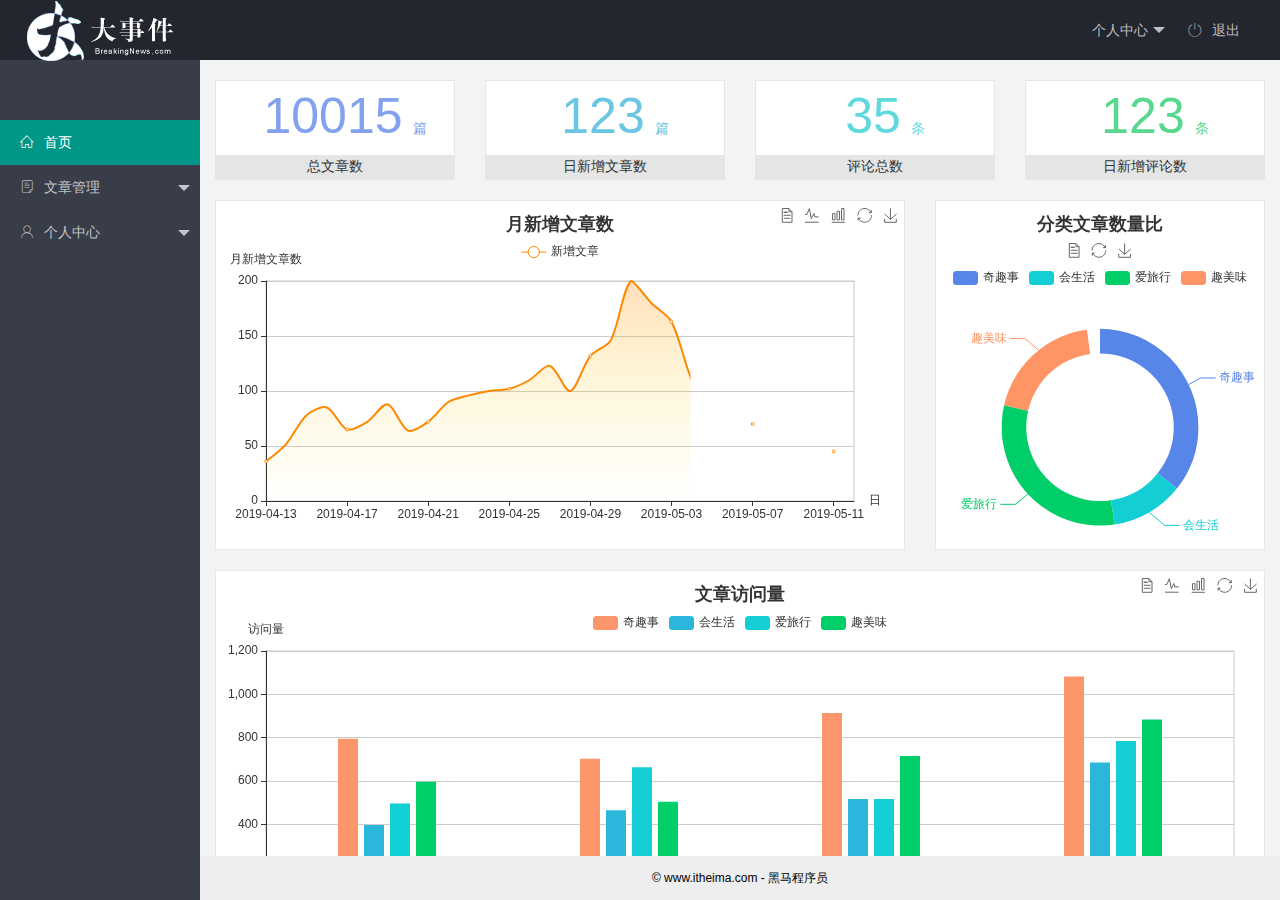
<file: index.html>
<!DOCTYPE html>
<html>

<head>
    <meta charset="utf-8">
    <meta name="viewport" content="width=device-width, initial-scale=1, maximum-scale=1">
    <title>我的项目</title>
    <!-- 引入字体图标css样式 -->
    <link rel="stylesheet" href="./assets/fonts/iconfont.css">
    <link rel="stylesheet" href="./assets/lib/layui/css/layui.css">
    <link rel="stylesheet" href="./assets/css/index.css">
</head>

<body class="layui-layout-body">
    <div class="layui-layout layui-layout-admin">
        <div class="layui-header">
            <div class="layui-logo">
                <img src="./assets/images/logo.png" alt="">
            </div>
            <!-- 头部区域（可配合layui已有的水平导航） -->

            <ul class="layui-nav layui-layout-right">
                <li class="layui-nav-item">
                    <a href="javascript:;">
                        <!-- 图片头像 -->
                        <img style="display: none;" class="avatar" src="./assets/images/sample.jpg" alt="">
                        <!-- 字体头像 -->
                        <span style="display: none;" class="text-avatar">A</span>
                        <!-- 固定文案 -->
                        <span class="person-center">个人中心</span>
                    </a>
                    <dl class="layui-nav-child">
                        <dd><a target="fm" href="./user/base-info.html">基本资料</a></dd>
                        <dd><a target="fm" href="./user/avatar.html">更换头像</a></dd>
                        <dd><a target="fm" href="./user/modify-password.html" href="">重置密码</a></dd>
                    </dl>
                </li>
                <li class="layui-nav-item"><a id="logout" href="javascript:;"><span class="iconfont icon-tuichu"></span>退出</a></li>
            </ul>
        </div>

        <div class="layui-side layui-bg-black">
            <div class="layui-side-scroll">
                <!-- 左侧导航区域（可配合layui已有的垂直导航） -->
                <ul class="layui-nav layui-nav-tree" lay-filter="test" lay-shrink="all">
                    <li class="user-info">
                        <!-- 图片头像 -->
                        <img style="display: none;" class="avatar" src="./assets/images/sample.jpg" alt="">
                        <!-- 字体头像 -->
                        <span style="display: none;" class="text-avatar">A</span>
                        <span style="display: none;" class="nickname">欢迎 xxx</span>
                    </li>
                    <li class="layui-nav-item layui-nav-itemed layui-this">
                        <!-- target指定在fm 这个命令的iframe框架中打开链接 -->
                        <a target="fm" href="./home/dashboard.html"><span class="iconfont icon-home"></span>首页</a>
                    </li>
                    <li class="layui-nav-item">
                        <a href="javascript:;"><span class="iconfont icon-16"></span>文章管理</a>
                        <dl class="layui-nav-child">
                            <dd><a target="fm" href="./article/category.html"><i class="layui-icon layui-icon-app"></i>文章类别</a></dd>
                            <dd><a target="fm" href="./article/list.html"><i class="layui-icon layui-icon-app"></i>文章列表</a></dd>
                            <dd><a target="fm" href="./article/publish.html"><i class="layui-icon layui-icon-app"></i>发表文章</a></dd>
                        </dl>
                    </li>
                    <li class="layui-nav-item">
                        <a href="javascript:;"><span class="iconfont icon-user"></span>个人中心</a>
                        <dl class="layui-nav-child">
                            <dd><a target="fm" href="./user/base-info.html"><i class="layui-icon layui-icon-app"></i>基本资料</a></dd>
                            <dd><a target="fm" href="./user/avatar.html"><i class="layui-icon layui-icon-app"></i>更换头像</a></dd>
                            <dd><a target="fm" href="./user/modify-password.html"><i class="layui-icon layui-icon-app"></i>修改密码</a></dd>
                        </dl>
                    </li>
                </ul>
            </div>
        </div>

        <div class="layui-body">
            <!-- 内容主体区域 -->
            <iframe name="fm" src="./home/dashboard.html" frameborder="0"></iframe>
        </div>

        <div class="layui-footer">
            <!-- 底部固定区域 -->
            © www.itheima.com - 黑马程序员
        </div>
    </div>

    <!-- 引入axious文件 -->
    <script src="./assets/lib/axios.js"></script>
    <!-- 引入jQuery文件 -->
    <script src="./assets/lib/jquery.js"></script>
    <!-- 引入Layui的js文件 -->
    <script src="./assets/lib/layui/layui.all.js"></script>
    <!-- 引入全局的apijs文件 -->
    <script src="./assets/js/commonAPI.js"></script>
    <!-- 引入自己的js文件 -->
    <script src="./assets/js/index.js"></script>

</body>

</html>
</file>
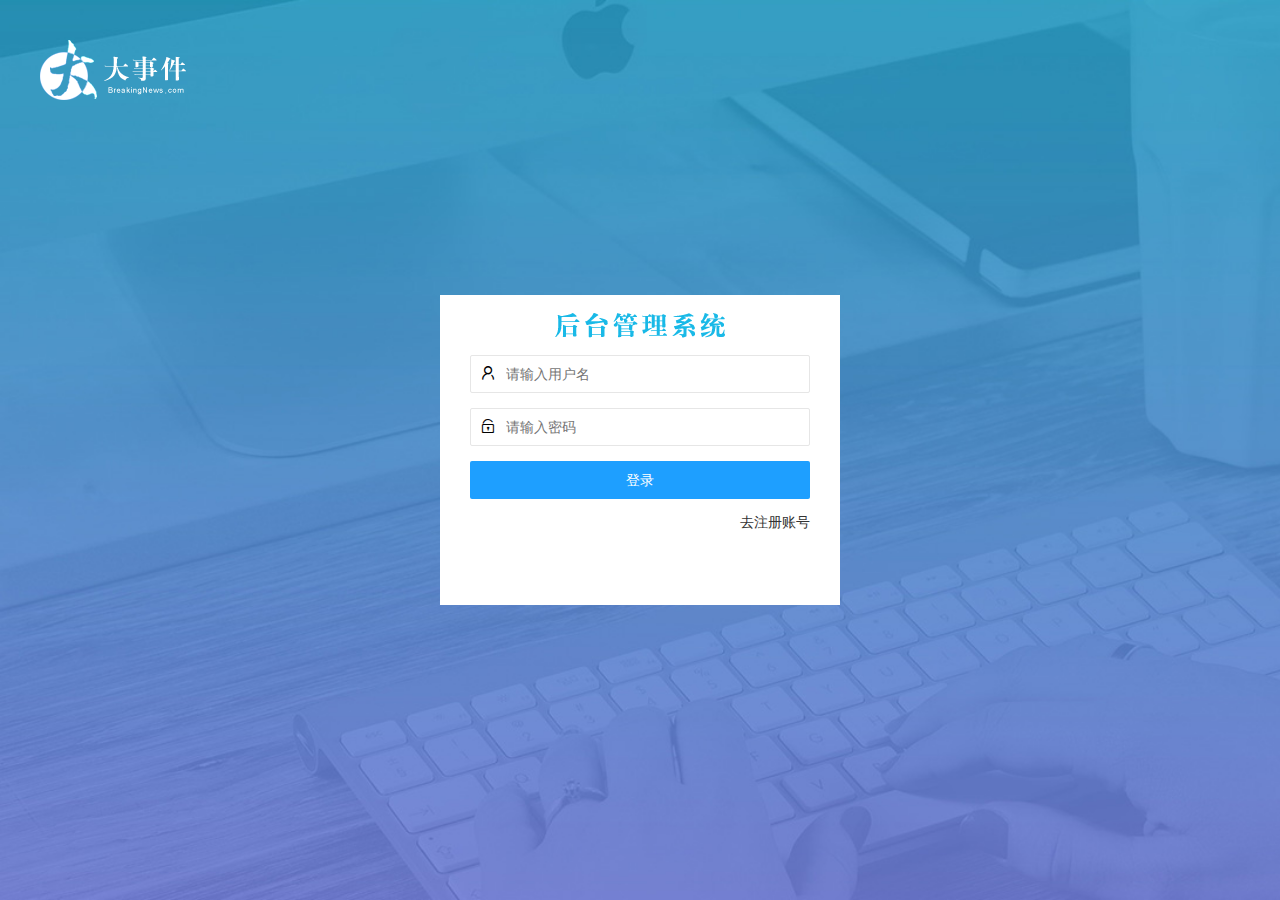
<file: login.html>
<!DOCTYPE html>
<html lang="en">

<head>
    <meta charset="UTF-8">
    <meta name="viewport" content="width=device-width, initial-scale=1.0">
    <title>我的项目</title>
    <!-- 引入Layui css文件 -->
    <link rel="stylesheet" href="./assets/lib/layui/css/layui.css">
    <link rel="stylesheet" href="./assets/css/login.css">
</head>

<body>
    <!-- 左上角logo -->
    <div class="logo">
        <img src="./assets/images/logo.png" alt="">
    </div>

    <!-- 中间的表单区域 -->
    <div class="content">
        <!-- 表单标题 -->
        <div class="title">
            <img src="./assets/images/login_title.png" alt="">
        </div>

        <!-- 表单主体 -->
        <!-- 注册表单 -->
        <form class="layui-form reg-form" action="" style="display: none;">
            <div class="layui-form-item">
                <i class="layui-icon layui-icon-username"></i>
                <input type="text" name="username" required lay-verify="required|username" placeholder="请输入用户名" autocomplete="off" class="layui-input">
            </div>
            <div class="layui-form-item">
                <i class="layui-icon layui-icon-password"></i>
                <input id="pass" type="password" name="password" required lay-verify="required|pass" placeholder="请输入密码" autocomplete="off" class="layui-input">
            </div>
            <div class="layui-form-item">
                <i class="layui-icon layui-icon-password"></i>
                <input type="password" required lay-verify="required|samePass" placeholder="再次确认密码" autocomplete="off" class="layui-input">
            </div>

            <!-- 提交按钮 -->
            <div class="layui-form-item">
                <button class="layui-btn layui-btn-fluid layui-btn-normal" lay-submit lay-filter="formDemo">注册</button>
            </div>

            <!-- 登录链接 -->
            <div class="link">
                <a href="javascript:;">去登录</a>
            </div>
        </form>


        <!-- 登录表单 -->
        <form class="layui-form login-form" action="">
            <div class="layui-form-item">
                <i class="layui-icon layui-icon-username"></i>
                <input type="text" name="username" required lay-verify="required|username" placeholder="请输入用户名" autocomplete="off" class="layui-input">
            </div>
            <div class="layui-form-item">
                <i class="layui-icon layui-icon-password"></i>
                <input type="password" name="password" required lay-verify="required|pass" placeholder="请输入密码" autocomplete="off" class="layui-input">
            </div>

            <!-- 提交按钮 -->
            <div class="layui-form-item">
                <button class="layui-btn layui-btn-fluid layui-btn-normal" lay-submit lay-filter="formDemo">登录</button>
            </div>

            <!-- 登录链接 -->
            <div class="link">
                <a href="javascript:;">去注册账号</a>
            </div>
        </form>
    </div>

    <!-- 引入axious文件 -->
    <script src="./assets/lib/axios.js"></script>
    <!-- 引入jQuery文件 -->
    <script src="./assets/lib/jquery.js"></script>
    <!-- 引入Layui的js文件 -->
    <script src="./assets/lib/layui/layui.all.js"></script>
    <!-- 引入全局的apijs文件 -->
    <script src="./assets/js/commonAPI.js"></script>
    <!-- 引入自己的js文件 -->
    <script src="./assets/js/login.js"></script>
</body>

</html>
</file>
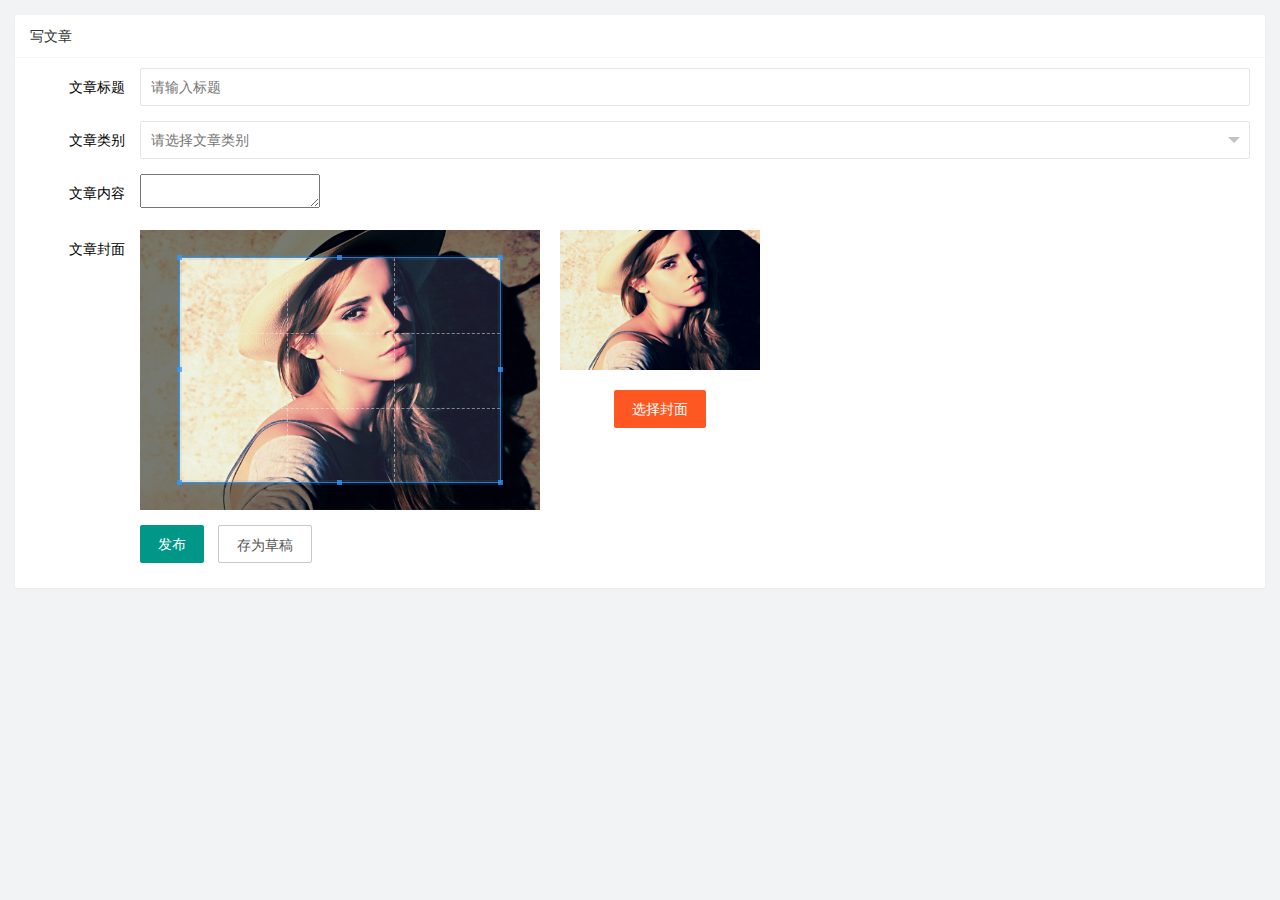
<file: article/edit.html>
<!DOCTYPE html>
<html lang="en">

<head>
    <meta charset="UTF-8">
    <meta name="viewport" content="width=device-width, initial-scale=1.0">
    <title>我的项目</title>
    <!-- 引入裁剪插件css文件 -->
    <link rel="stylesheet" href="../assets/lib/cropper/cropper.css">
    <!-- 引入layui插件的css文件 -->
    <link rel="stylesheet" href="../assets/lib/layui/css/layui.css">
    <!-- 引入自己css文件 -->
    <link rel="stylesheet" href="../assets/css/article.css">
</head>

<body>
    <!-- 卡片面板 -->
    <div class="layui-card">
        <div class="layui-card-header ">写文章</div>
        <div class="layui-card-body">
            <form class="layui-form publish-form" lay-filter="edit-form" action="">
                <div class="layui-form-item">
                    <label class="layui-form-label">文章标题</label>
                    <div class="layui-input-block">
                        <input type="text" name="title" required lay-verify="required" placeholder="请输入标题" autocomplete="off" class="layui-input">
                    </div>
                </div>

                <!-- 文章类别区域 -->
                <div class="layui-form-item">
                    <label class="layui-form-label">文章类别</label>
                    <div class="layui-input-block">
                        <!-- select 下拉选择框的值，就是我们选中那项option的value属性值 -->
                        <select id="cate-sel" name="cate_id" lay-verify="required">
                        <option value="">请选择文章类别</option>
                        <!-- <option value="0">合肥</option> -->
                        <!-- <option value="1">上海</option> -->
                      </select>
                    </div>
                </div>

                <!-- 文章内容区域 -->
                <div class="layui-form-item">
                    <label class="layui-form-label">文章内容</label>
                    <div class="layui-input-block">
                        </select>
                        <textarea name="content"></textarea>

                    </div>
                </div>

                <!-- 裁剪区域 -->
                <div class="layui-form-item">
                    <!-- 左侧的 label -->
                    <label class="layui-form-label">文章封面</label>
                    <!-- 选择封面区域 -->
                    <div class="layui-input-block cover-box">
                        <!-- 左侧裁剪区域 -->
                        <div class="cover-left">
                            <img id="image" src="/assets/images/sample2.jpg" alt="" />
                        </div>
                        <!-- 右侧预览区域和选择封面区域 -->
                        <div class="cover-right">
                            <!-- 预览的区域 -->
                            <div class="img-preview"></div>
                            <!-- 文件选择框 -->
                            <input type="file" name="" id="file" accept="image/jpg,image/png,image/gif,image/jpeg,image/BMP" style="display: none;">
                            <!-- 选择封面按钮 -->
                            <button id="choose-btn" type="button" class="layui-btn layui-btn-danger">选择封面</button>
                        </div>
                    </div>
                </div>

                <!-- 提交按钮 -->
                <div class="layui-form-item">
                    <div class="layui-input-block last-row">
                        <!-- lay-submit 控制按钮属性为提交按钮 -->
                        <button data-state="已发布" class="layui-btn" lay-submit lay-filter="formDemo">发布</button>
                        <button data-state="草稿" lay-submit class="layui-btn layui-btn-primary">存为草稿</button>
                    </div>
                </div>
            </form>
        </div>
    </div>



    <!-- 引入tinyMCE富文本插件 -->
    <script src="../assets/lib/tinymce/tinymce.min.js"></script>
    <script src="../assets/lib/tinymce/tinymce_setup.js"></script>
    <!-- 引入jquery文件 -->
    <script src="../assets/lib/jquery.js"></script>
    <!-- 引入裁剪插件js文件 -->
    <script src="../assets/lib/cropper/Cropper.js"></script>
    <script src="../assets/lib/cropper/jquery-cropper.js"></script>

    <script src="../assets/lib/layui/layui.all.js"></script>
    <script src="../assets/lib/axios.js"></script>
    <script src="../assets/js/commonAPI.js"></script>
    <!-- 引入自己的js文件 -->
    <script src="../assets/js/article/edit.js"></script>
</body>

</html>
</file>
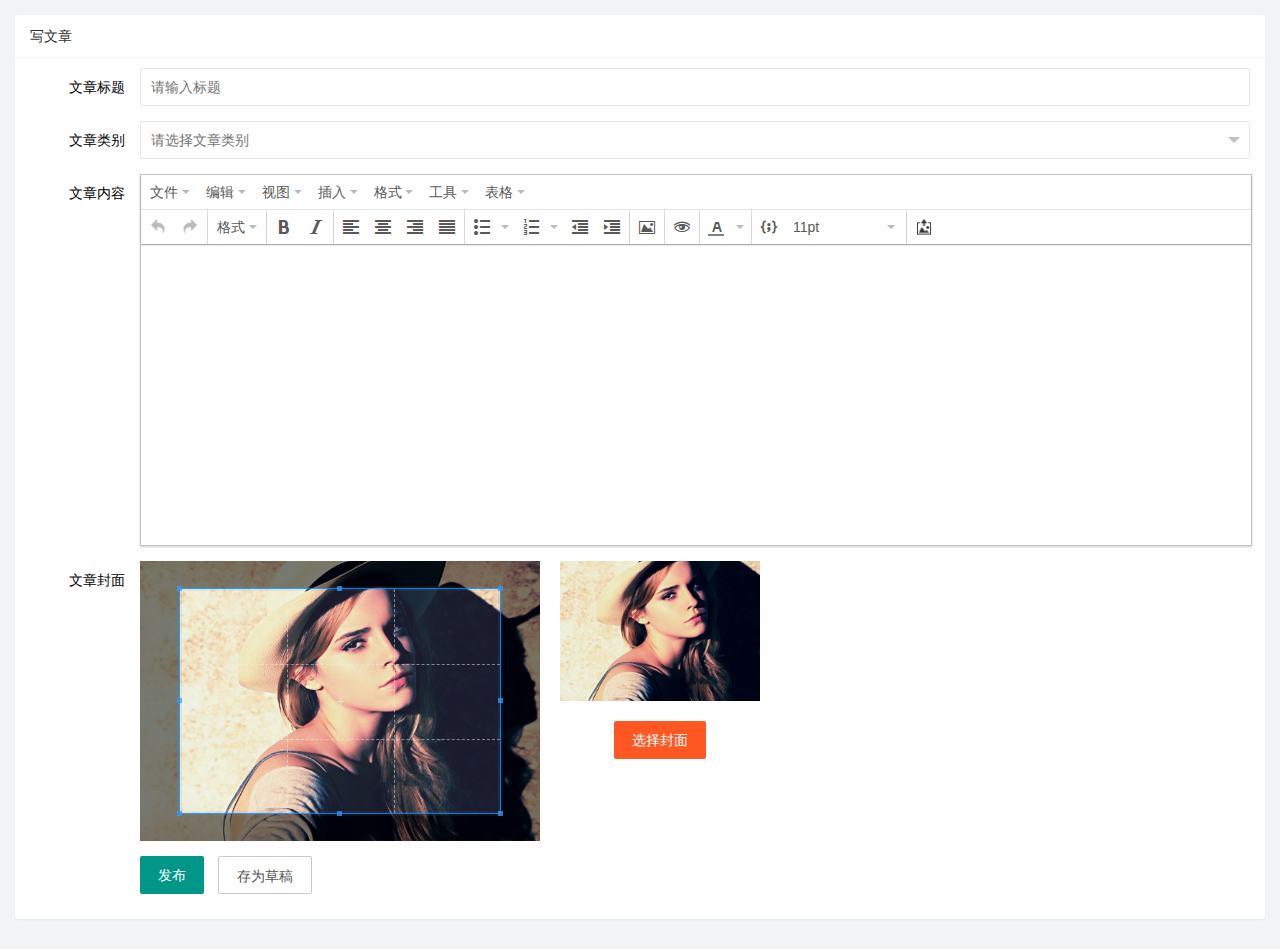
<file: article/publish.html>
<!DOCTYPE html>
<html lang="en">

<head>
    <meta charset="UTF-8">
    <meta name="viewport" content="width=device-width, initial-scale=1.0">
    <title>我的项目</title>
    <!-- 引入裁剪插件css文件 -->
    <link rel="stylesheet" href="../assets/lib/cropper/cropper.css">
    <!-- 引入layui插件的css文件 -->
    <link rel="stylesheet" href="../assets/lib/layui/css/layui.css">
    <!-- 引入自己css文件 -->
    <link rel="stylesheet" href="../assets/css/article.css">
</head>

<body>
    <!-- 卡片面板 -->
    <div class="layui-card">
        <div class="layui-card-header ">写文章</div>
        <div class="layui-card-body">
            <form class="layui-form publish-form" action="">
                <div class="layui-form-item">
                    <label class="layui-form-label">文章标题</label>
                    <div class="layui-input-block">
                        <input type="text" name="title" required lay-verify="required" placeholder="请输入标题" autocomplete="off" class="layui-input">
                    </div>
                </div>

                <!-- 文章类别区域 -->
                <div class="layui-form-item">
                    <label class="layui-form-label">文章类别</label>
                    <div class="layui-input-block">
                        <!-- select 下拉选择框的值，就是我们选中那项option的value属性值 -->
                        <select id="cate-sel" name="cate_id" lay-verify="required">
                        <option value="">请选择文章类别</option>
                        <!-- <option value="0">合肥</option> -->
                        <!-- <option value="1">上海</option> -->
                      </select>
                    </div>
                </div>

                <!-- 文章内容区域 -->
                <div class="layui-form-item">
                    <label class="layui-form-label">文章内容</label>
                    <div class="layui-input-block">
                        </select>
                        <textarea name="content"></textarea>

                    </div>
                </div>

                <!-- 裁剪区域 -->
                <div class="layui-form-item">
                    <!-- 左侧的 label -->
                    <label class="layui-form-label">文章封面</label>
                    <!-- 选择封面区域 -->
                    <div class="layui-input-block cover-box">
                        <!-- 左侧裁剪区域 -->
                        <div class="cover-left">
                            <img id="image" src="../assets/images/sample2.jpg" alt="" />
                        </div>
                        <!-- 右侧预览区域和选择封面区域 -->
                        <div class="cover-right">
                            <!-- 预览的区域 -->
                            <div class="img-preview"></div>
                            <!-- 文件选择框 -->
                            <input type="file" name="" id="file" accept="image/jpg,image/png,image/gif,image/jpeg,image/BMP" style="display: none;">
                            <!-- 选择封面按钮 -->
                            <button id="choose-btn" type="button" class="layui-btn layui-btn-danger">选择封面</button>
                        </div>
                    </div>
                </div>

                <!-- 提交按钮 -->
                <div class="layui-form-item">
                    <div class="layui-input-block last-row">
                        <!-- lay-submit 控制按钮属性为提交按钮 -->
                        <button data-state="已发布" class="layui-btn" lay-submit lay-filter="formDemo">发布</button>
                        <button data-state="草稿" lay-submit class="layui-btn layui-btn-primary">存为草稿</button>
                    </div>
                </div>
            </form>
        </div>
    </div>



    <!-- 引入tinyMCE富文本插件 -->
    <script src="../assets/lib/tinymce/tinymce.min.js"></script>
    <script src="../assets/lib/tinymce/tinymce_setup.js"></script>
    <!-- 引入jquery文件 -->
    <script src="../assets/lib/jquery.js"></script>
    <!-- 引入裁剪插件js文件 -->
    <script src="../assets/lib/cropper/Cropper.js"></script>
    <script src="../assets/lib/cropper/jquery-cropper.js"></script>

    <script src="../assets/lib/layui/layui.all.js"></script>
    <script src="../assets/lib/axios.js"></script>
    <script src="../assets/js/commonAPI.js"></script>
    <!-- 引入自己的js文件 -->
    <script src="../assets/js/article/publish.js"></script>
</body>

</html>
</file>
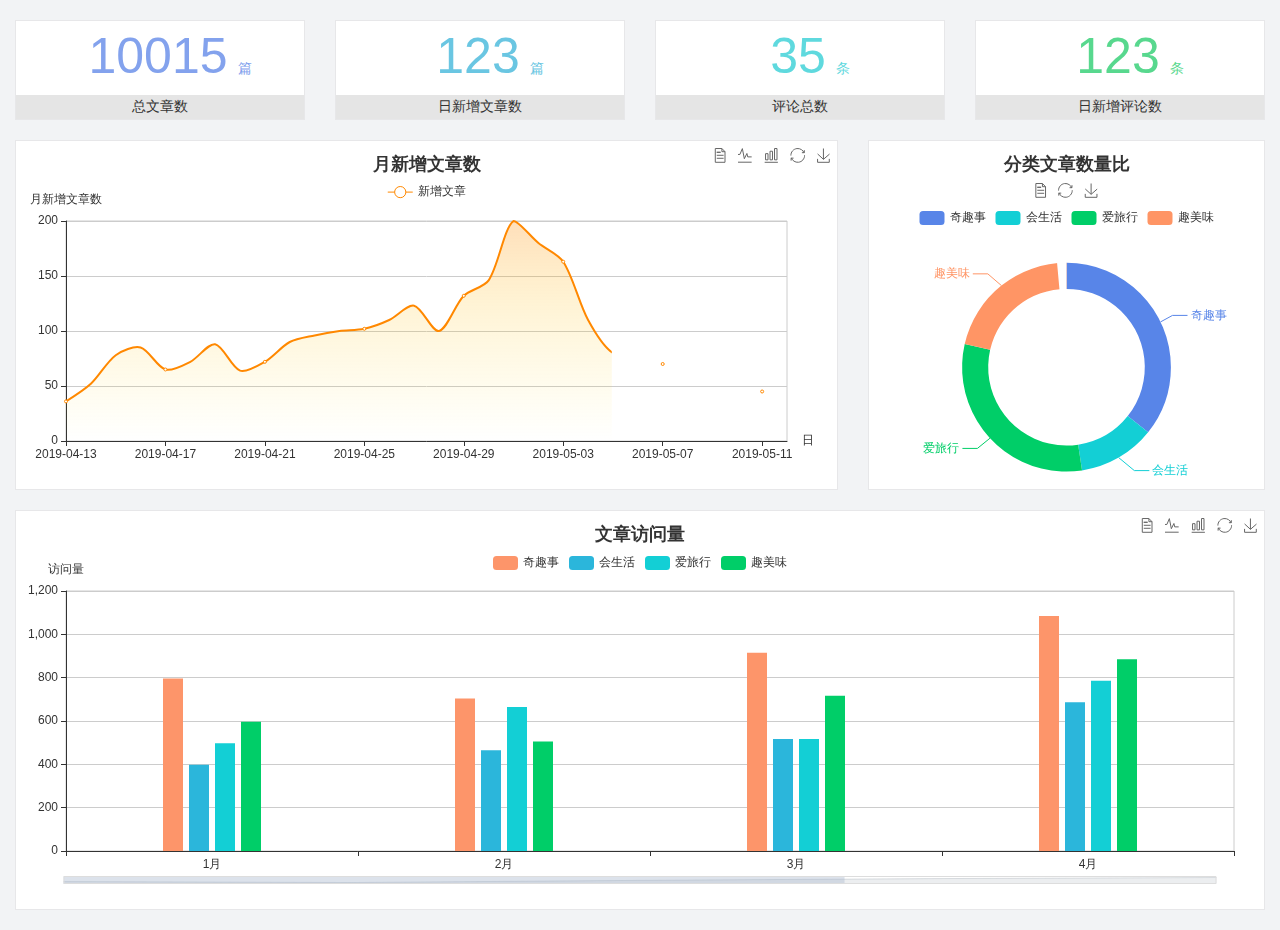
<file: home/dashboard.html>
<!DOCTYPE html>
<html lang="en">

<head>
    <meta charset="UTF-8">
    <meta name="viewport" content="width=device-width, initial-scale=1.0">
    <meta http-equiv="X-UA-Compatible" content="ie=edge">
    <title>图表统计</title>
    <link rel="stylesheet" href="../assets/lib/bootstrap.css" />
    <link rel="stylesheet" href="../assets/lib/main.css" />
    <script src="../assets/lib/jquery.js"></script>
    <script type="text/javascript" src="../assets/lib/echarts.min.js"></script>
</head>

<body>
    <div class="container-fluid">
        <div class="row spannel_list">
            <div class="col-sm-3 col-xs-6">
                <div class="spannel">
                    <em>10015</em><span>篇</span>
                    <b>总文章数</b>
                </div>
            </div>
            <div class="col-sm-3 col-xs-6">
                <div class="spannel scolor01">
                    <em>123</em><span>篇</span>
                    <b>日新增文章数</b>
                </div>
            </div>
            <div class="col-sm-3 col-xs-6">
                <div class="spannel scolor02">
                    <em>35</em><span>条</span>
                    <b>评论总数</b>
                </div>
            </div>
            <div class="col-sm-3 col-xs-6">
                <div class="spannel scolor03">
                    <em>123</em><span>条</span>
                    <b>日新增评论数</b>
                </div>
            </div>
        </div>
    </div>

    <div class="container-fluid">
        <div class="row curve-pie">
            <div class="col-lg-8 col-md-8">
                <div class="gragh_pannel" id="curve_show"></div>
            </div>
            <div class="col-lg-4 col-md-4">
                <div class="gragh_pannel" id="pie_show"></div>
            </div>
        </div>
    </div>

    <div class="container-fluid">
        <div class="column_pannel" id="column_show"></div>
    </div>

    <script>
        var oChart = echarts.init(document.getElementById('curve_show'));
        var aList_all = [{
            'count': 36,
            'date': '2019-04-13'
        }, {
            'count': 52,
            'date': '2019-04-14'
        }, {
            'count': 78,
            'date': '2019-04-15'
        }, {
            'count': 85,
            'date': '2019-04-16'
        }, {
            'count': 65,
            'date': '2019-04-17'
        }, {
            'count': 72,
            'date': '2019-04-18'
        }, {
            'count': 88,
            'date': '2019-04-19'
        }, {
            'count': 64,
            'date': '2019-04-20'
        }, {
            'count': 72,
            'date': '2019-04-21'
        }, {
            'count': 90,
            'date': '2019-04-22'
        }, {
            'count': 96,
            'date': '2019-04-23'
        }, {
            'count': 100,
            'date': '2019-04-24'
        }, {
            'count': 102,
            'date': '2019-04-25'
        }, {
            'count': 110,
            'date': '2019-04-26'
        }, {
            'count': 123,
            'date': '2019-04-27'
        }, {
            'count': 100,
            'date': '2019-04-28'
        }, {
            'count': 132,
            'date': '2019-04-29'
        }, {
            'count': 146,
            'date': '2019-04-30'
        }, {
            'count': 200,
            'date': '2019-05-01'
        }, {
            'count': 180,
            'date': '2019-05-02'
        }, {
            'count': 163,
            'date': '2019-05-03'
        }, {
            'count': 110,
            'date': '2019-05-04'
        }, {
            'count': 80,
            'date': '2019-05-05'
        }, {
            'count': 82,
            'date': '2019-05-06'
        }, {
            'count': 70,
            'date': '2019-05-07'
        }, {
            'count': 65,
            'date': '2019-05-08'
        }, {
            'count': 54,
            'date': '2019-05-09'
        }, {
            'count': 40,
            'date': '2019-05-10'
        }, {
            'count': 45,
            'date': '2019-05-11'
        }, {
            'count': 38,
            'date': '2019-05-12'
        }, ];

        let aCount = [];
        let aDate = [];

        for (var i = 0; i < aList_all.length; i++) {
            aCount.push(aList_all[i].count);
            aDate.push(aList_all[i].date);
        }

        var chartopt = {
            title: {
                text: '月新增文章数',
                left: 'center',
                top: '10'
            },
            tooltip: {
                trigger: 'axis'
            },
            legend: {
                data: ['新增文章'],
                top: '40'
            },
            toolbox: {
                show: true,
                feature: {
                    mark: {
                        show: true
                    },
                    dataView: {
                        show: true,
                        readOnly: false
                    },
                    magicType: {
                        show: true,
                        type: ['line', 'bar']
                    },
                    restore: {
                        show: true
                    },
                    saveAsImage: {
                        show: true
                    }
                }
            },
            calculable: true,
            xAxis: [{
                name: '日',
                type: 'category',
                boundaryGap: false,
                data: aDate
            }],
            yAxis: [{
                name: '月新增文章数',
                type: 'value'
            }],
            series: [{
                name: '新增文章',
                type: 'line',
                smooth: true,
                itemStyle: {
                    normal: {
                        areaStyle: {
                            type: 'default'
                        },
                        color: '#f80'
                    },
                    lineStyle: {
                        color: '#f80'
                    }
                },
                data: aCount
            }],
            areaStyle: {
                normal: {
                    color: new echarts.graphic.LinearGradient(0, 0, 0, 1, [{
                        offset: 0,
                        color: 'rgba(255,136,0,0.39)'
                    }, {
                        offset: .34,
                        color: 'rgba(255,180,0,0.25)'
                    }, {
                        offset: 1,
                        color: 'rgba(255,222,0,0.00)'
                    }])

                }
            },
            grid: {
                show: true,
                x: 50,
                x2: 50,
                y: 80,
                height: 220
            }
        };

        oChart.setOption(chartopt);


        var oPie = echarts.init(document.getElementById('pie_show'));
        var oPieopt = {
            title: {
                top: 10,
                text: '分类文章数量比',
                x: 'center'
            },
            tooltip: {
                trigger: 'item',
                formatter: "{a} <br/>{b} : {c} ({d}%)"
            },
            color: ['#5885e8', '#13cfd5', '#00ce68', '#ff9565'],
            legend: {
                x: 'center',
                top: 65,
                data: ['奇趣事', '会生活', '爱旅行', '趣美味']
            },
            toolbox: {
                show: true,
                x: 'center',
                top: 35,
                feature: {
                    mark: {
                        show: true
                    },
                    dataView: {
                        show: true,
                        readOnly: false
                    },
                    magicType: {
                        show: true,
                        type: ['pie', 'funnel'],
                        option: {
                            funnel: {
                                x: '25%',
                                width: '50%',
                                funnelAlign: 'left',
                                max: 1548
                            }
                        }
                    },
                    restore: {
                        show: true
                    },
                    saveAsImage: {
                        show: true
                    }
                }
            },
            calculable: true,
            series: [{
                name: '访问来源',
                type: 'pie',
                radius: ['45%', '60%'],
                center: ['50%', '65%'],
                data: [{
                    value: 300,
                    name: '奇趣事'
                }, {
                    value: 100,
                    name: '会生活'
                }, {
                    value: 260,
                    name: '爱旅行'
                }, {
                    value: 180,
                    name: '趣美味'
                }]
            }]
        };
        oPie.setOption(oPieopt);



        var oColumn = this.echarts.init(document.getElementById('column_show'));
        var oColumnopt = {
            title: {
                text: '文章访问量',
                left: 'center',
                top: '10'
            },
            tooltip: {
                trigger: 'axis'
            },
            legend: {
                data: ['奇趣事', '会生活', '爱旅行', '趣美味'],
                top: '40'
            },
            toolbox: {
                show: true,
                feature: {
                    mark: {
                        show: true
                    },
                    dataView: {
                        show: true,
                        readOnly: false
                    },
                    magicType: {
                        show: true,
                        type: ['line', 'bar']
                    },
                    restore: {
                        show: true
                    },
                    saveAsImage: {
                        show: true
                    }
                }
            },
            calculable: true,
            xAxis: [{
                type: 'category',
                data: ['1月', '2月', '3月', '4月', '5月']
            }],
            yAxis: [{
                name: '访问量',
                type: 'value'
            }],
            series: [{
                name: '奇趣事',
                type: 'bar',
                barWidth: 20,
                itemStyle: {
                    normal: {
                        areaStyle: {
                            type: 'default'
                        },
                        color: '#fd956a'
                    }
                },
                data: [800, 708, 920, 1090, 1200]
            }, {
                name: '会生活',
                type: 'bar',
                barWidth: 20,
                itemStyle: {
                    normal: {
                        areaStyle: {
                            type: 'default'
                        },
                        color: '#2bb6db'
                    }
                },
                data: [400, 468, 520, 690, 800]
            }, {
                name: '爱旅行',
                type: 'bar',
                barWidth: 20,
                itemStyle: {
                    normal: {
                        areaStyle: {
                            type: 'default'
                        },
                        color: '#13cfd5'
                    }
                },
                data: [500, 668, 520, 790, 900]
            }, {
                name: '趣美味',
                type: 'bar',
                barWidth: 20,
                itemStyle: {
                    normal: {
                        areaStyle: {
                            type: 'default'
                        },
                        color: '#00ce68'
                    }
                },
                data: [600, 508, 720, 890, 1000]
            }],
            grid: {
                show: true,
                x: 50,
                x2: 30,
                y: 80,
                height: 260
            },
            dataZoom: [ //给x轴设置滚动条
                {
                    start: 0, //默认为0
                    end: 100 - 1000 / 31, //默认为100
                    type: 'slider',
                    show: true,
                    xAxisIndex: [0],
                    handleSize: 0, //滑动条的 左右2个滑动条的大小
                    height: 8, //组件高度
                    left: 45, //左边的距离
                    right: 50, //右边的距离
                    bottom: 26, //右边的距离
                    handleColor: '#ddd', //h滑动图标的颜色
                    handleStyle: {
                        borderColor: "#cacaca",
                        borderWidth: "1",
                        shadowBlur: 2,
                        background: "#ddd",
                        shadowColor: "#ddd",
                    }
                }
            ]
        };
        oColumn.setOption(oColumnopt);
    </script>
</body>

</html>
</file>
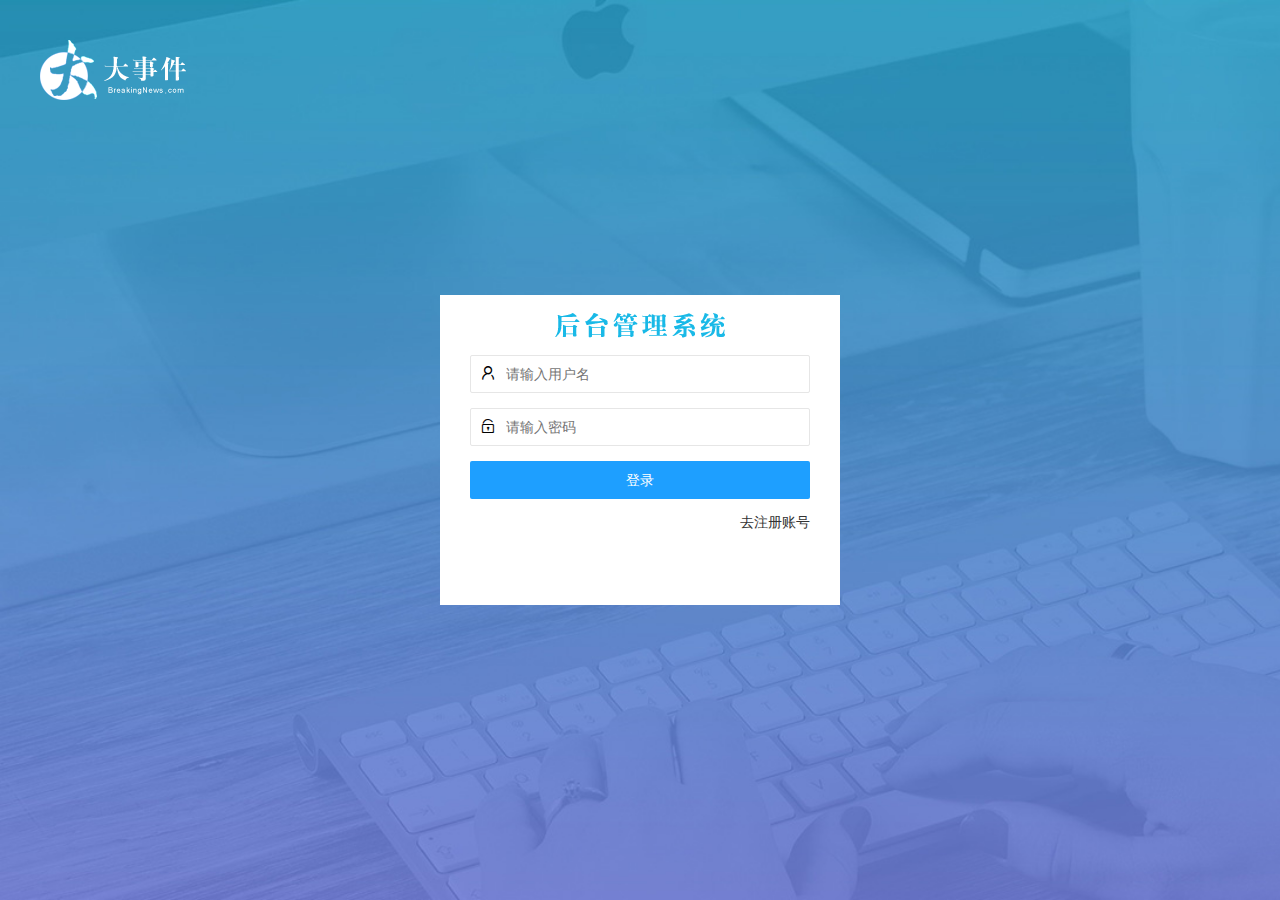
<file: home/login.html>
<!DOCTYPE html>
<html lang="en">

<head>
    <meta charset="UTF-8">
    <meta name="viewport" content="width=device-width, initial-scale=1.0">
    <title>我的项目</title>
    <!-- 引入Layui css文件 -->
    <link rel="stylesheet" href="../assets/lib/layui/css/layui.css">
    <link rel="stylesheet" href="../assets/css/login.css">
</head>

<body>
    <!-- 左上角logo -->
    <div class="logo">
        <img src="../assets/images/logo.png" alt="">
    </div>

    <!-- 中间的表单区域 -->
    <div class="content">
        <!-- 表单标题 -->
        <div class="title">
            <img src="../assets/images/login_title.png" alt="">
        </div>

        <!-- 表单主体 -->
        <!-- 注册表单 -->
        <form class="layui-form reg-form" action="" style="display: none;">
            <div class="layui-form-item">
                <i class="layui-icon layui-icon-username"></i>
                <input type="text" name="username" required lay-verify="required|username" placeholder="请输入用户名" autocomplete="off" class="layui-input">
            </div>
            <div class="layui-form-item">
                <i class="layui-icon layui-icon-password"></i>
                <input id="pass" type="password" name="password" required lay-verify="required|pass" placeholder="请输入密码" autocomplete="off" class="layui-input">
            </div>
            <div class="layui-form-item">
                <i class="layui-icon layui-icon-password"></i>
                <input type="password" required lay-verify="required|samePass" placeholder="再次确认密码" autocomplete="off" class="layui-input">
            </div>

            <!-- 提交按钮 -->
            <div class="layui-form-item">
                <button class="layui-btn layui-btn-fluid layui-btn-normal" lay-submit lay-filter="formDemo">注册</button>
            </div>

            <!-- 登录链接 -->
            <div class="link">
                <a href="javascript:;">去登录</a>
            </div>
        </form>


        <!-- 登录表单 -->
        <form class="layui-form login-form" action="">
            <div class="layui-form-item">
                <i class="layui-icon layui-icon-username"></i>
                <input type="text" name="username" required lay-verify="required|username" placeholder="请输入用户名" autocomplete="off" class="layui-input">
            </div>
            <div class="layui-form-item">
                <i class="layui-icon layui-icon-password"></i>
                <input type="password" name="password" required lay-verify="required|pass" placeholder="请输入密码" autocomplete="off" class="layui-input">
            </div>

            <!-- 提交按钮 -->
            <div class="layui-form-item">
                <button class="layui-btn layui-btn-fluid layui-btn-normal" lay-submit lay-filter="formDemo">登录</button>
            </div>

            <!-- 登录链接 -->
            <div class="link">
                <a href="javascript:;">去注册账号</a>
            </div>
        </form>
    </div>

    <!-- 引入axious文件 -->
    <script src="../assets/lib/axios.js"></script>
    <!-- 引入jQuery文件 -->
    <script src="../assets/lib/jquery.js"></script>
    <!-- 引入Layui的js文件 -->
    <script src="../assets/lib/layui/layui.all.js"></script>
    <!-- 引入全局的apijs文件 -->
    <script src="../assets/js/commonAPI.js"></script>
    <!-- 引入自己的js文件 -->
    <script src="../assets/js/login.js"></script>
</body>

</html>
</file>
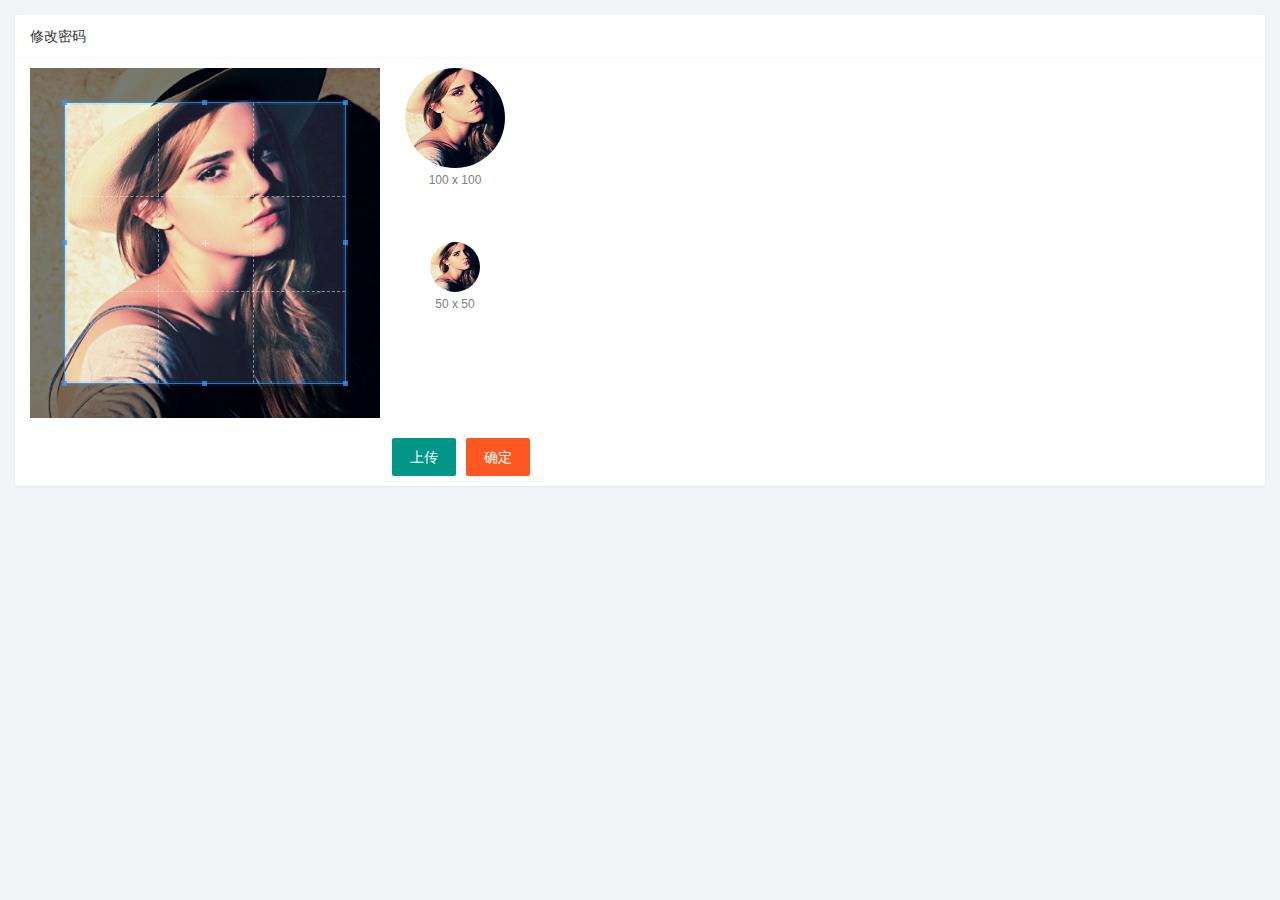
<file: user/avatar.html>
<!DOCTYPE html>
<html lang="en">

<head>
    <meta charset="UTF-8">
    <meta name="viewport" content="width=device-width, initial-scale=1.0">
    <title>我的项目</title>
    <!-- 引入裁剪插件css文件 -->
    <link rel="stylesheet" href="../assets/lib/cropper/cropper.css">
    <!-- 引入字体图标css样式 -->
    <link rel="stylesheet" href="../assets/fonts/iconfont.css">
    <link rel="stylesheet" href="../assets/lib/layui/css/layui.css">
    <link rel="stylesheet" href="../assets/css/user.css">
</head>

<body>
    <!-- 卡片面板 -->
    <div class="layui-card">
        <div class="layui-card-header">修改密码</div>
        <div class="layui-card-body">
            <!-- 第一行的图片裁剪和预览区域 -->
            <div class="row1">
                <!-- 图片裁剪区域 -->
                <div class="cropper-box">
                    <!-- 这个 img 标签很重要，将来会把它初始化为裁剪区域 -->
                    <img id="image" src="../assets/images/sample.jpg" />
                </div>
                <!-- 图片的预览区域 -->
                <div class="preview-box">
                    <div>
                        <!-- 宽高为 100px 的预览区域 -->
                        <div class="img-preview w100"></div>
                        <p class="size">100 x 100</p>
                    </div>
                    <div>
                        <!-- 宽高为 50px 的预览区域 -->
                        <div class="img-preview w50"></div>
                        <p class="size">50 x 50</p>
                    </div>
                </div>
            </div>

            <!-- 第二行的按钮区域 -->
            <div class="row2">
                <input id="file" type="file" name="" style="display: none;">
                <button id="upload-btn" type="button" class="layui-btn">上传</button>
                <button id="save-btn" type="button" class="layui-btn layui-btn-danger">确定</button>
            </div>
        </div>
    </div>

    <!-- 引入axious文件 -->
    <script src="../assets/lib/axios.js"></script>
    <!-- 引入jQuery文件 -->
    <script src="../assets/lib/jquery.js"></script>
    <!-- 引入裁剪插件js文件 -->
    <script src="../assets/lib/cropper/Cropper.js"></script>
    <script src="../assets/lib/cropper/jquery-cropper.js"></script>
    <!-- 引入Layui的js文件 -->
    <script src="../assets/lib/layui/layui.all.js"></script>
    <!-- 引入全局的apijs文件 -->
    <script src="../assets/js/commonAPI.js"></script>
    <!-- 引入自己的js文件 -->
    <script src="../assets/js/user/avatar.js"></script>
</body>

</html>
</file>
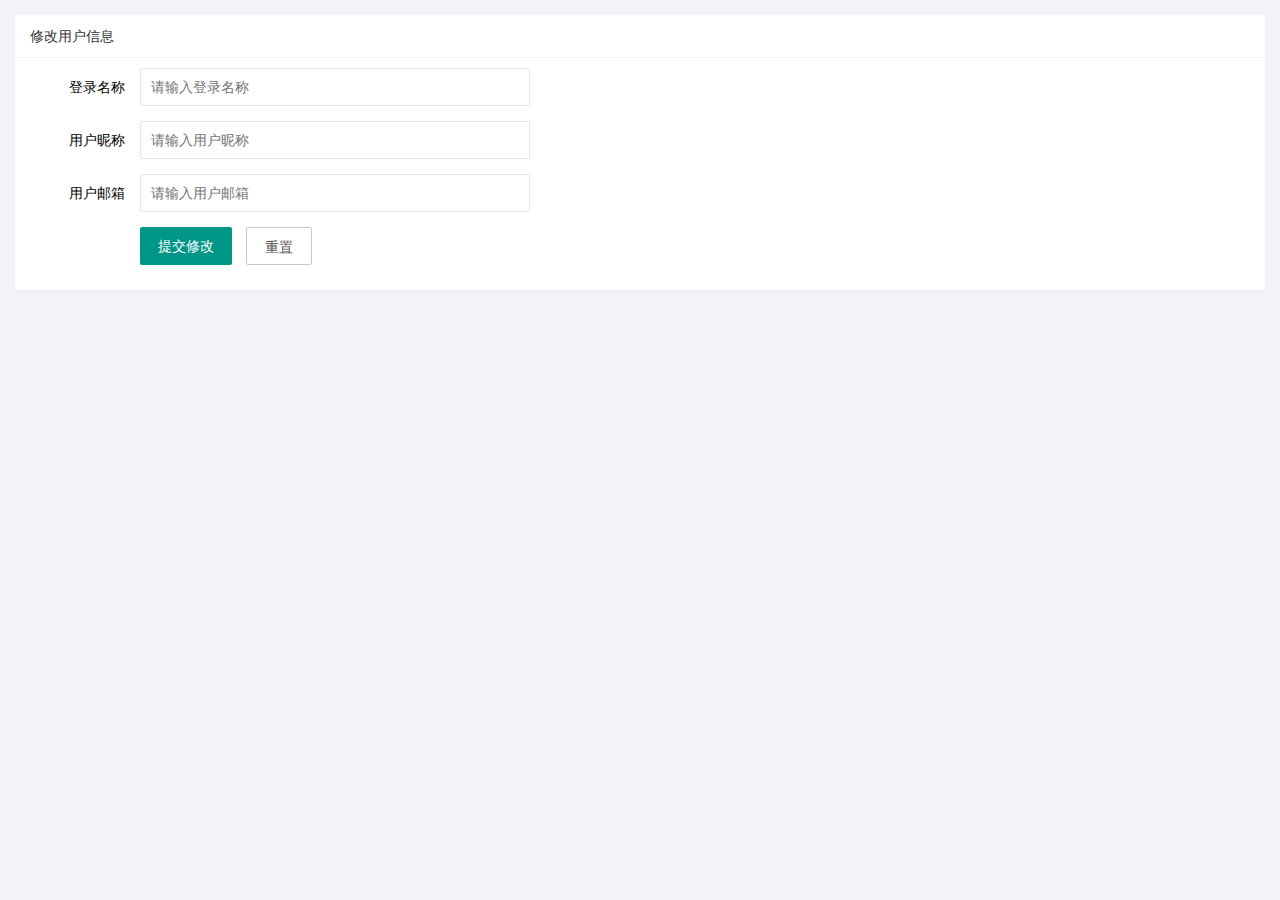
<file: user/base-info.html>
<!DOCTYPE html>
<html lang="en">

<head>
    <meta charset="UTF-8">
    <meta name="viewport" content="width=device-width, initial-scale=1.0">
    <title>我的项目</title>
    <!-- 引入字体图标css样式 -->
    <link rel="stylesheet" href="../assets/fonts/iconfont.css">
    <link rel="stylesheet" href="../assets/lib/layui/css/layui.css">
    <!-- <link rel="stylesheet" href="../assets/css/index.css"> -->
    <link rel="stylesheet" href="../assets/css/user.css">
</head>

<body>
    <!-- 卡片面板 -->
    <div class="layui-card">
        <div class="layui-card-header">修改用户信息</div>
        <div class="layui-card-body">
            <form class="layui-form base-info-form" lay-filter="edit-userinfo" action="">
                <!-- 登录名称 -->
                <div class="layui-form-item">
                    <label class="layui-form-label">登录名称</label>
                    <div class="layui-input-block">
                        <input readonly type="text" name="username" required="" lay-verify="required" placeholder="请输入登录名称" autocomplete="off" class="layui-input">
                    </div>
                </div>
                <!-- 用户昵称 -->
                <div class="layui-form-item">
                    <label class="layui-form-label">用户昵称</label>
                    <div class="layui-input-block">
                        <input type="text" name="nickname" required="" lay-verify="required|nick" placeholder="请输入用户昵称" autocomplete="off" class="layui-input">
                    </div>
                </div>
                <!-- 用户邮箱 -->
                <div class="layui-form-item">
                    <label class="layui-form-label">用户邮箱</label>
                    <div class="layui-input-block">
                        <input type="text" name="email" required="" lay-verify="required|email" placeholder="请输入用户邮箱" autocomplete="off" class="layui-input">
                    </div>
                </div>
                <!-- id输入框(隐藏域) -->
                <input type="hidden" name="id">
                <!-- 底部按钮 -->
                <div class="layui-form-item">
                    <div class="layui-input-block">
                        <!-- 通过隐藏域保存用户的隐私数据 -->
                        <button class="layui-btn" lay-submit="">提交修改</button>
                        <button id="btnReset" class="layui-btn layui-btn-primary">重置</button>
                    </div>
                </div>
            </form>
        </div>
    </div>

    <!-- 引入axious文件 -->
    <script src="../assets/lib/axios.js"></script>
    <!-- 引入jQuery文件 -->
    <script src="../assets/lib/jquery.js"></script>
    <!-- 引入Layui的js文件 -->
    <script src="../assets/lib/layui/layui.all.js"></script>
    <!-- 引入全局的apijs文件 -->
    <script src="../assets/js/commonAPI.js"></script>
    <!-- 引入自己的js文件 -->
    <script src="../assets/js/user/base-info.js"></script>
</body>

</html>
</file>
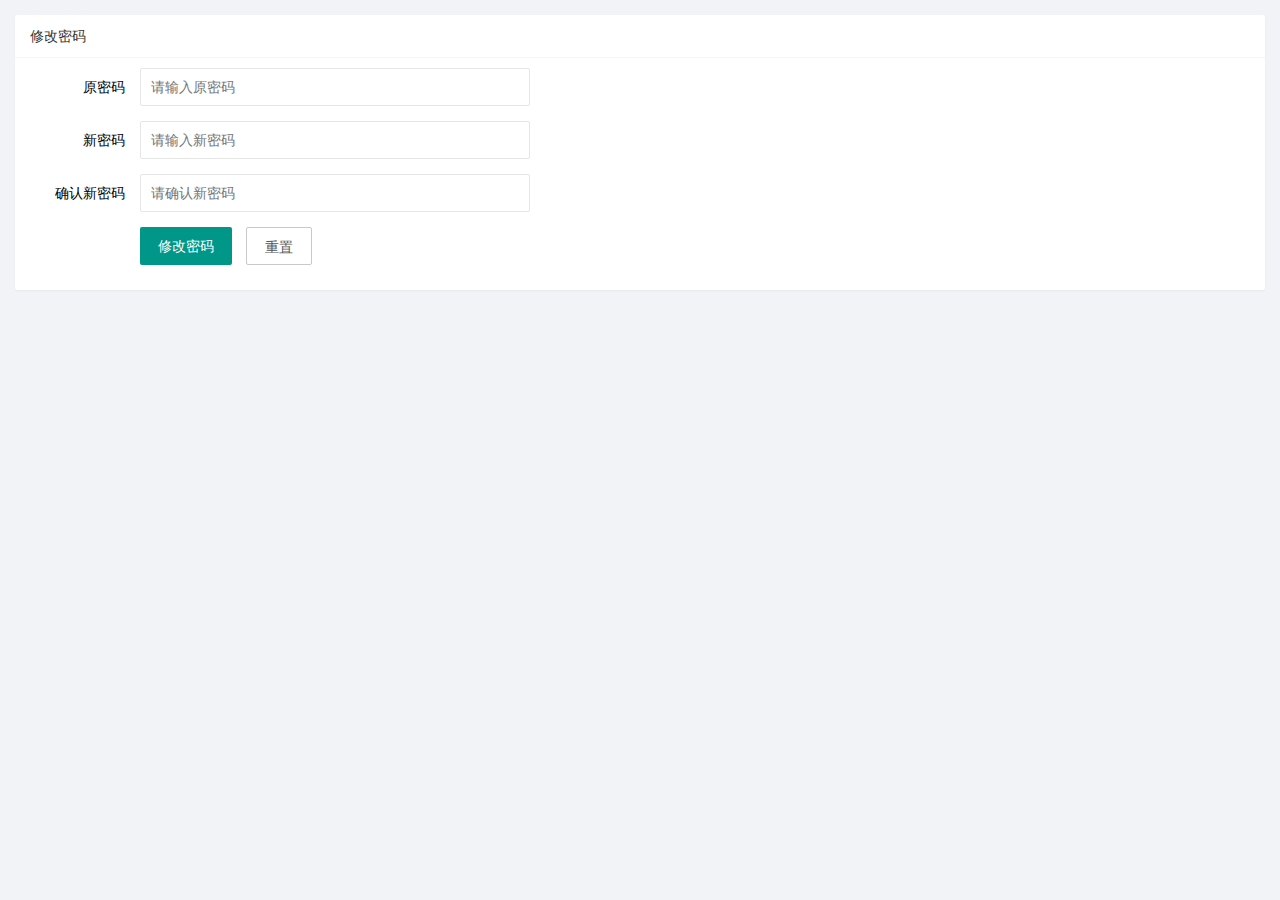
<file: user/modify-password.html>
<!DOCTYPE html>
<html lang="en">

<head>
    <meta charset="UTF-8">
    <meta name="viewport" content="width=device-width, initial-scale=1.0">
    <title>我的项目</title>
    <!-- 引入字体图标css样式 -->
    <link rel="stylesheet" href="../assets/fonts/iconfont.css">
    <link rel="stylesheet" href="../assets/lib/layui/css/layui.css">
    <!-- <link rel="stylesheet" href="../assets/css/index.css"> -->
    <link rel="stylesheet" href="../assets/css/user.css">
</head>

<body>
    <!-- 卡片面板 -->
    <div class="layui-card">
        <div class="layui-card-header">修改密码</div>
        <div class="layui-card-body">
            <!-- 表单区域 -->
            <form class="layui-form">
                <!-- 原密码 -->
                <div class="layui-form-item">
                    <label class="layui-form-label">原密码</label>
                    <div class="layui-input-block">
                        <input type="password" name="oldPwd" required="" lay-verify="required|pass" placeholder="请输入原密码" autocomplete="off" class="layui-input">
                    </div>
                </div>
                <!-- 新密码 -->
                <div class="layui-form-item">
                    <label class="layui-form-label">新密码</label>
                    <div class="layui-input-block">
                        <input id="pass" type="password" name="newPwd" required="" lay-verify="required|pass" placeholder="请输入新密码" autocomplete="off" class="layui-input">
                    </div>
                </div>
                <!-- 确认新密码 -->
                <div class="layui-form-item">
                    <label class="layui-form-label">确认新密码</label>
                    <div class="layui-input-block">
                        <input type="password" name="" required="" lay-verify="required|pass|confirmPass" placeholder="请确认新密码" autocomplete="off" class="layui-input">
                    </div>
                </div>
                <!-- 操作按钮 -->
                <div class="layui-form-item">
                    <div class="layui-input-block">
                        <button class="layui-btn" lay-submit="">修改密码</button>
                        <button type="reset" class="layui-btn layui-btn-primary">重置</button>
                    </div>
                </div>
            </form>
        </div>
    </div>

    <!-- 引入axious文件 -->
    <script src="../assets/lib/axios.js"></script>
    <!-- 引入jQuery文件 -->
    <script src="../assets/lib/jquery.js"></script>
    <!-- 引入Layui的js文件 -->
    <script src="../assets/lib/layui/layui.all.js"></script>
    <!-- 引入全局的apijs文件 -->
    <script src="../assets/js/commonAPI.js"></script>
    <!-- 引入自己的js文件 -->
    <script src="../assets/js/user/modify-password.js"></script>
</body>

</html>
</file>
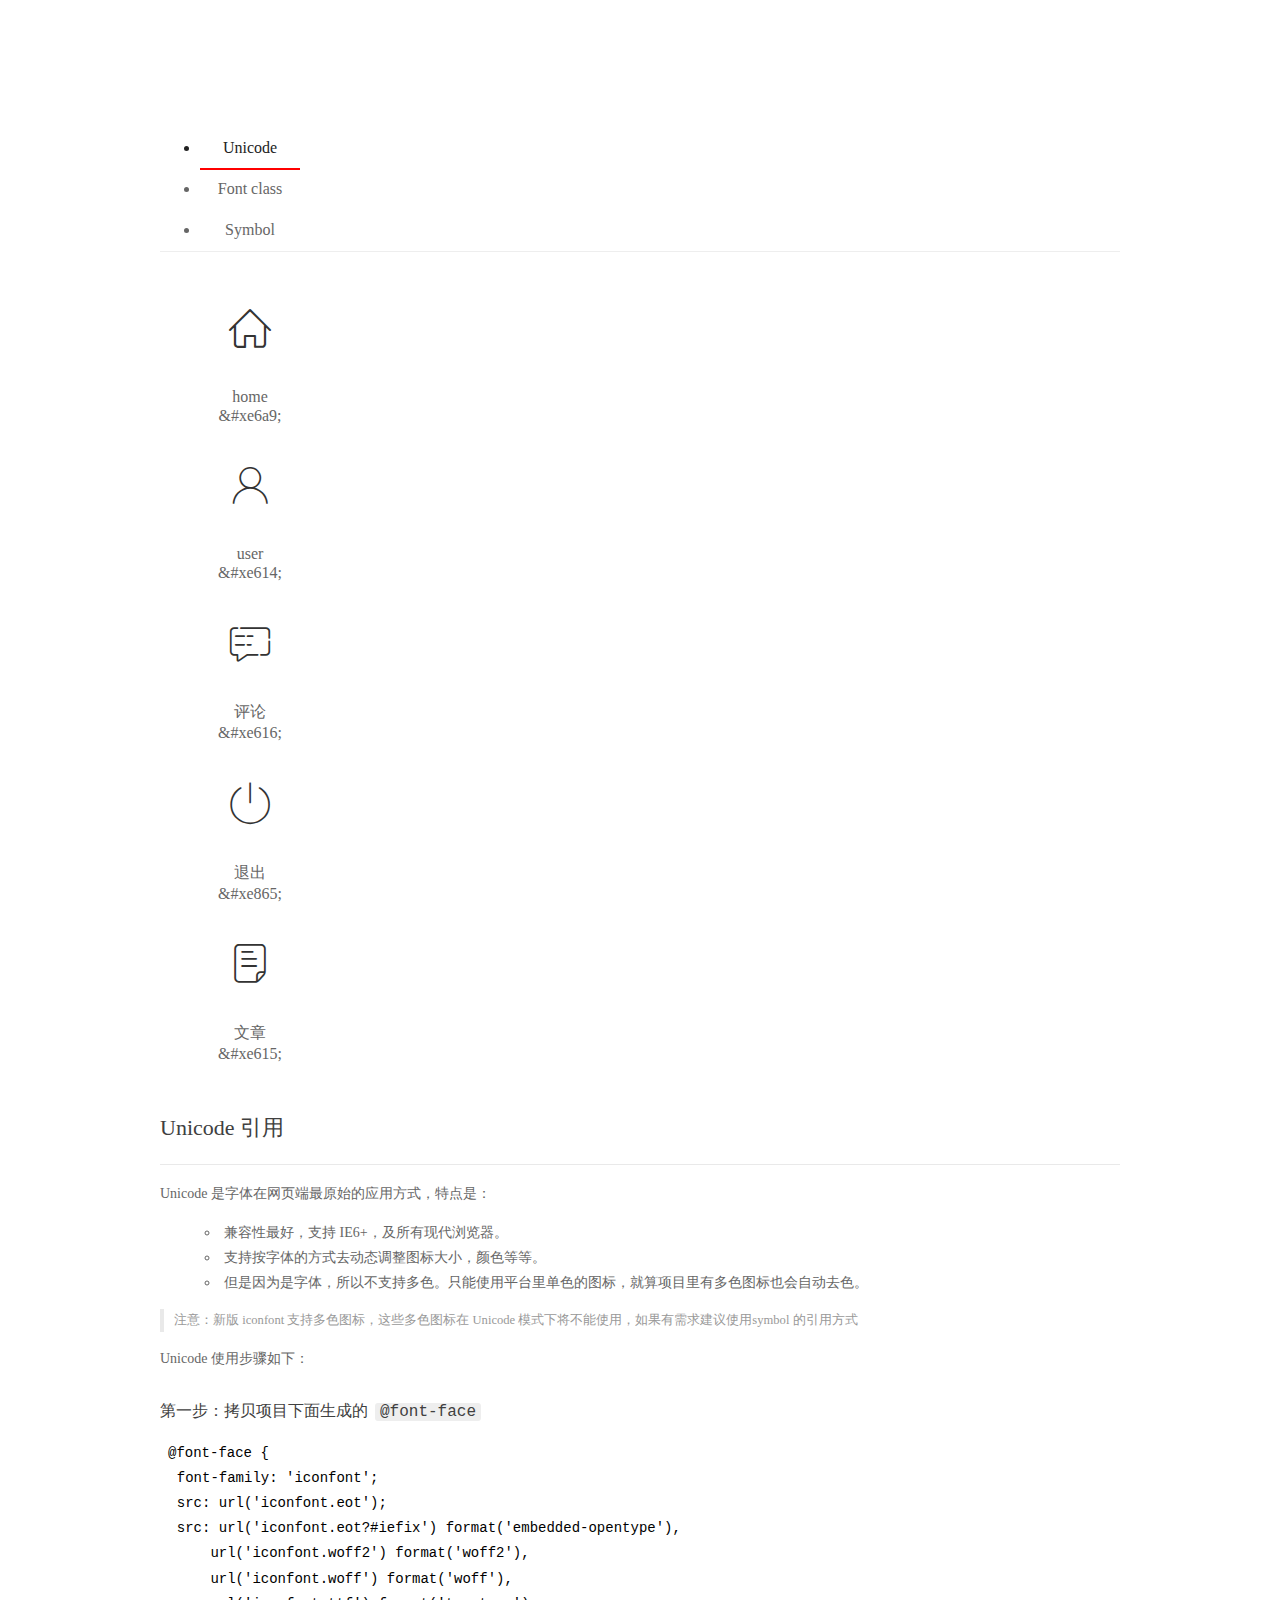
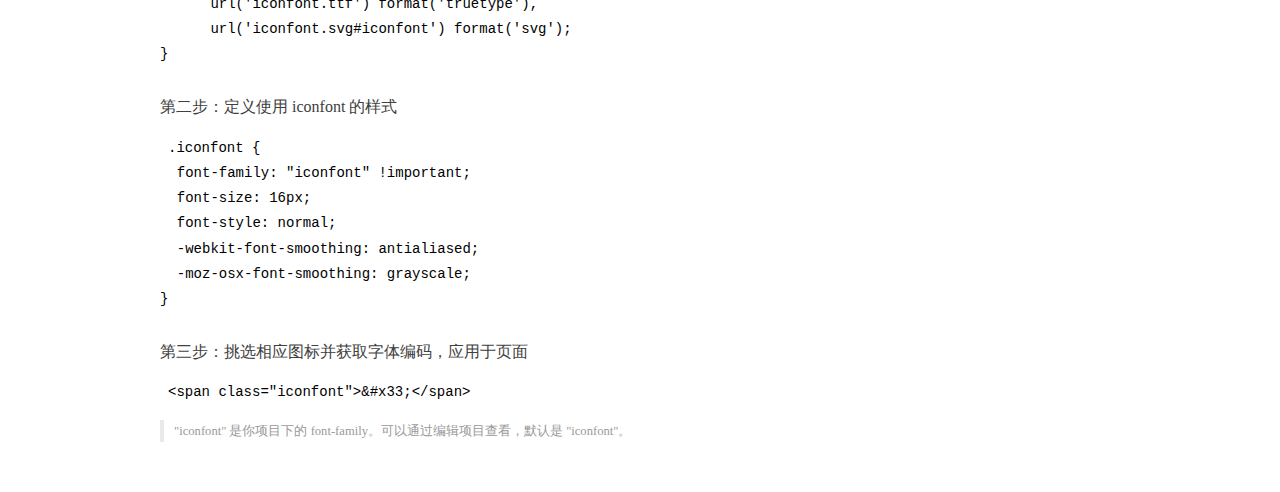
<file: assets/fonts/demo_index.html>
<!DOCTYPE html>
<html>
<head>
  <meta charset="utf-8"/>
  <title>IconFont Demo</title>
  <link rel="shortcut icon" href="https://gtms04.alicdn.com/tps/i4/TB1_oz6GVXXXXaFXpXXJDFnIXXX-64-64.ico" type="image/x-icon"/>
  <link rel="stylesheet" href="https://g.alicdn.com/thx/cube/1.3.2/cube.min.css">
  <link rel="stylesheet" href="demo.css">
  <link rel="stylesheet" href="iconfont.css">
  <script src="iconfont.js"></script>
  <!-- jQuery -->
  <script src="https://a1.alicdn.com/oss/uploads/2018/12/26/7bfddb60-08e8-11e9-9b04-53e73bb6408b.js"></script>
  <!-- 代码高亮 -->
  <script src="https://a1.alicdn.com/oss/uploads/2018/12/26/a3f714d0-08e6-11e9-8a15-ebf944d7534c.js"></script>
</head>
<body>
  <div class="main">
    <h1 class="logo"><a href="https://www.iconfont.cn/" title="iconfont 首页" target="_blank">&#xe86b;</a></h1>
    <div class="nav-tabs">
      <ul id="tabs" class="dib-box">
        <li class="dib active"><span>Unicode</span></li>
        <li class="dib"><span>Font class</span></li>
        <li class="dib"><span>Symbol</span></li>
      </ul>
      
    </div>
    <div class="tab-container">
      <div class="content unicode" style="display: block;">
          <ul class="icon_lists dib-box">
          
            <li class="dib">
              <span class="icon iconfont">&#xe6a9;</span>
                <div class="name">home</div>
                <div class="code-name">&amp;#xe6a9;</div>
              </li>
          
            <li class="dib">
              <span class="icon iconfont">&#xe614;</span>
                <div class="name">user</div>
                <div class="code-name">&amp;#xe614;</div>
              </li>
          
            <li class="dib">
              <span class="icon iconfont">&#xe616;</span>
                <div class="name">评论</div>
                <div class="code-name">&amp;#xe616;</div>
              </li>
          
            <li class="dib">
              <span class="icon iconfont">&#xe865;</span>
                <div class="name">退出</div>
                <div class="code-name">&amp;#xe865;</div>
              </li>
          
            <li class="dib">
              <span class="icon iconfont">&#xe615;</span>
                <div class="name">文章</div>
                <div class="code-name">&amp;#xe615;</div>
              </li>
          
          </ul>
          <div class="article markdown">
          <h2 id="unicode-">Unicode 引用</h2>
          <hr>

          <p>Unicode 是字体在网页端最原始的应用方式，特点是：</p>
          <ul>
            <li>兼容性最好，支持 IE6+，及所有现代浏览器。</li>
            <li>支持按字体的方式去动态调整图标大小，颜色等等。</li>
            <li>但是因为是字体，所以不支持多色。只能使用平台里单色的图标，就算项目里有多色图标也会自动去色。</li>
          </ul>
          <blockquote>
            <p>注意：新版 iconfont 支持多色图标，这些多色图标在 Unicode 模式下将不能使用，如果有需求建议使用symbol 的引用方式</p>
          </blockquote>
          <p>Unicode 使用步骤如下：</p>
          <h3 id="-font-face">第一步：拷贝项目下面生成的 <code>@font-face</code></h3>
<pre><code class="language-css"
>@font-face {
  font-family: 'iconfont';
  src: url('iconfont.eot');
  src: url('iconfont.eot?#iefix') format('embedded-opentype'),
      url('iconfont.woff2') format('woff2'),
      url('iconfont.woff') format('woff'),
      url('iconfont.ttf') format('truetype'),
      url('iconfont.svg#iconfont') format('svg');
}
</code></pre>
          <h3 id="-iconfont-">第二步：定义使用 iconfont 的样式</h3>
<pre><code class="language-css"
>.iconfont {
  font-family: "iconfont" !important;
  font-size: 16px;
  font-style: normal;
  -webkit-font-smoothing: antialiased;
  -moz-osx-font-smoothing: grayscale;
}
</code></pre>
          <h3 id="-">第三步：挑选相应图标并获取字体编码，应用于页面</h3>
<pre>
<code class="language-html"
>&lt;span class="iconfont"&gt;&amp;#x33;&lt;/span&gt;
</code></pre>
          <blockquote>
            <p>"iconfont" 是你项目下的 font-family。可以通过编辑项目查看，默认是 "iconfont"。</p>
          </blockquote>
          </div>
      </div>
      <div class="content font-class">
        <ul class="icon_lists dib-box">
          
          <li class="dib">
            <span class="icon iconfont icon-home"></span>
            <div class="name">
              home
            </div>
            <div class="code-name">.icon-home
            </div>
          </li>
          
          <li class="dib">
            <span class="icon iconfont icon-user"></span>
            <div class="name">
              user
            </div>
            <div class="code-name">.icon-user
            </div>
          </li>
          
          <li class="dib">
            <span class="icon iconfont icon-pinglun"></span>
            <div class="name">
              评论
            </div>
            <div class="code-name">.icon-pinglun
            </div>
          </li>
          
          <li class="dib">
            <span class="icon iconfont icon-tuichu"></span>
            <div class="name">
              退出
            </div>
            <div class="code-name">.icon-tuichu
            </div>
          </li>
          
          <li class="dib">
            <span class="icon iconfont icon-16"></span>
            <div class="name">
              文章
            </div>
            <div class="code-name">.icon-16
            </div>
          </li>
          
        </ul>
        <div class="article markdown">
        <h2 id="font-class-">font-class 引用</h2>
        <hr>

        <p>font-class 是 Unicode 使用方式的一种变种，主要是解决 Unicode 书写不直观，语意不明确的问题。</p>
        <p>与 Unicode 使用方式相比，具有如下特点：</p>
        <ul>
          <li>兼容性良好，支持 IE8+，及所有现代浏览器。</li>
          <li>相比于 Unicode 语意明确，书写更直观。可以很容易分辨这个 icon 是什么。</li>
          <li>因为使用 class 来定义图标，所以当要替换图标时，只需要修改 class 里面的 Unicode 引用。</li>
          <li>不过因为本质上还是使用的字体，所以多色图标还是不支持的。</li>
        </ul>
        <p>使用步骤如下：</p>
        <h3 id="-fontclass-">第一步：引入项目下面生成的 fontclass 代码：</h3>
<pre><code class="language-html">&lt;link rel="stylesheet" href="./iconfont.css"&gt;
</code></pre>
        <h3 id="-">第二步：挑选相应图标并获取类名，应用于页面：</h3>
<pre><code class="language-html">&lt;span class="iconfont icon-xxx"&gt;&lt;/span&gt;
</code></pre>
        <blockquote>
          <p>"
            iconfont" 是你项目下的 font-family。可以通过编辑项目查看，默认是 "iconfont"。</p>
        </blockquote>
      </div>
      </div>
      <div class="content symbol">
          <ul class="icon_lists dib-box">
          
            <li class="dib">
                <svg class="icon svg-icon" aria-hidden="true">
                  <use xlink:href="#icon-home"></use>
                </svg>
                <div class="name">home</div>
                <div class="code-name">#icon-home</div>
            </li>
          
            <li class="dib">
                <svg class="icon svg-icon" aria-hidden="true">
                  <use xlink:href="#icon-user"></use>
                </svg>
                <div class="name">user</div>
                <div class="code-name">#icon-user</div>
            </li>
          
            <li class="dib">
                <svg class="icon svg-icon" aria-hidden="true">
                  <use xlink:href="#icon-pinglun"></use>
                </svg>
                <div class="name">评论</div>
                <div class="code-name">#icon-pinglun</div>
            </li>
          
            <li class="dib">
                <svg class="icon svg-icon" aria-hidden="true">
                  <use xlink:href="#icon-tuichu"></use>
                </svg>
                <div class="name">退出</div>
                <div class="code-name">#icon-tuichu</div>
            </li>
          
            <li class="dib">
                <svg class="icon svg-icon" aria-hidden="true">
                  <use xlink:href="#icon-16"></use>
                </svg>
                <div class="name">文章</div>
                <div class="code-name">#icon-16</div>
            </li>
          
          </ul>
          <div class="article markdown">
          <h2 id="symbol-">Symbol 引用</h2>
          <hr>

          <p>这是一种全新的使用方式，应该说这才是未来的主流，也是平台目前推荐的用法。相关介绍可以参考这篇<a href="">文章</a>
            这种用法其实是做了一个 SVG 的集合，与另外两种相比具有如下特点：</p>
          <ul>
            <li>支持多色图标了，不再受单色限制。</li>
            <li>通过一些技巧，支持像字体那样，通过 <code>font-size</code>, <code>color</code> 来调整样式。</li>
            <li>兼容性较差，支持 IE9+，及现代浏览器。</li>
            <li>浏览器渲染 SVG 的性能一般，还不如 png。</li>
          </ul>
          <p>使用步骤如下：</p>
          <h3 id="-symbol-">第一步：引入项目下面生成的 symbol 代码：</h3>
<pre><code class="language-html">&lt;script src="./iconfont.js"&gt;&lt;/script&gt;
</code></pre>
          <h3 id="-css-">第二步：加入通用 CSS 代码（引入一次就行）：</h3>
<pre><code class="language-html">&lt;style&gt;
.icon {
  width: 1em;
  height: 1em;
  vertical-align: -0.15em;
  fill: currentColor;
  overflow: hidden;
}
&lt;/style&gt;
</code></pre>
          <h3 id="-">第三步：挑选相应图标并获取类名，应用于页面：</h3>
<pre><code class="language-html">&lt;svg class="icon" aria-hidden="true"&gt;
  &lt;use xlink:href="#icon-xxx"&gt;&lt;/use&gt;
&lt;/svg&gt;
</code></pre>
          </div>
      </div>

    </div>
  </div>
  <script>
  $(document).ready(function () {
      $('.tab-container .content:first').show()

      $('#tabs li').click(function (e) {
        var tabContent = $('.tab-container .content')
        var index = $(this).index()

        if ($(this).hasClass('active')) {
          return
        } else {
          $('#tabs li').removeClass('active')
          $(this).addClass('active')

          tabContent.hide().eq(index).fadeIn()
        }
      })
    })
  </script>
</body>
</html>
</file>
<file: assets/fonts/iconfont.css>
@font-face {font-family: "iconfont";
  src: url('iconfont.eot?t=1576139966484'); /* IE9 */
  src: url('iconfont.eot?t=1576139966484#iefix') format('embedded-opentype'), /* IE6-IE8 */
  url('[data-uri]') format('woff2'),
  url('iconfont.woff?t=1576139966484') format('woff'),
  url('iconfont.ttf?t=1576139966484') format('truetype'), /* chrome, firefox, opera, Safari, Android, iOS 4.2+ */
  url('iconfont.svg?t=1576139966484#iconfont') format('svg'); /* iOS 4.1- */
}

.iconfont {
  font-family: "iconfont" !important;
  font-size: 16px;
  font-style: normal;
  -webkit-font-smoothing: antialiased;
  -moz-osx-font-smoothing: grayscale;
}

.icon-home:before {
  content: "\e6a9";
}

.icon-user:before {
  content: "\e614";
}

.icon-pinglun:before {
  content: "\e616";
}

.icon-tuichu:before {
  content: "\e865";
}

.icon-16:before {
  content: "\e615";
}
</file>
<file: assets/lib/layui/css/layui.css>
/** layui-v2.5.5 MIT License By https://www.layui.com */
 .layui-inline,img{display:inline-block;vertical-align:middle}h1,h2,h3,h4,h5,h6{font-weight:400}.layui-edge,.layui-header,.layui-inline,.layui-main{position:relative}.layui-body,.layui-edge,.layui-elip{overflow:hidden}.layui-btn,.layui-edge,.layui-inline,img{vertical-align:middle}.layui-btn,.layui-disabled,.layui-icon,.layui-unselect{-moz-user-select:none;-webkit-user-select:none;-ms-user-select:none}.layui-elip,.layui-form-checkbox span,.layui-form-pane .layui-form-label{text-overflow:ellipsis;white-space:nowrap}.layui-breadcrumb,.layui-tree-btnGroup{visibility:hidden}blockquote,body,button,dd,div,dl,dt,form,h1,h2,h3,h4,h5,h6,input,li,ol,p,pre,td,textarea,th,ul{margin:0;padding:0;-webkit-tap-highlight-color:rgba(0,0,0,0)}a:active,a:hover{outline:0}img{border:none}li{list-style:none}table{border-collapse:collapse;border-spacing:0}h4,h5,h6{font-size:100%}button,input,optgroup,option,select,textarea{font-family:inherit;font-size:inherit;font-style:inherit;font-weight:inherit;outline:0}pre{white-space:pre-wrap;white-space:-moz-pre-wrap;white-space:-pre-wrap;white-space:-o-pre-wrap;word-wrap:break-word}body{line-height:24px;font:14px Helvetica Neue,Helvetica,PingFang SC,Tahoma,Arial,sans-serif}hr{height:1px;margin:10px 0;border:0;clear:both}a{color:#333;text-decoration:none}a:hover{color:#777}a cite{font-style:normal;*cursor:pointer}.layui-border-box,.layui-border-box *{box-sizing:border-box}.layui-box,.layui-box *{box-sizing:content-box}.layui-clear{clear:both;*zoom:1}.layui-clear:after{content:'\20';clear:both;*zoom:1;display:block;height:0}.layui-inline{*display:inline;*zoom:1}.layui-edge{display:inline-block;width:0;height:0;border-width:6px;border-style:dashed;border-color:transparent}.layui-edge-top{top:-4px;border-bottom-color:#999;border-bottom-style:solid}.layui-edge-right{border-left-color:#999;border-left-style:solid}.layui-edge-bottom{top:2px;border-top-color:#999;border-top-style:solid}.layui-edge-left{border-right-color:#999;border-right-style:solid}.layui-disabled,.layui-disabled:hover{color:#d2d2d2!important;cursor:not-allowed!important}.layui-circle{border-radius:100%}.layui-show{display:block!important}.layui-hide{display:none!important}@font-face{font-family:layui-icon;src:url(../font/iconfont.eot?v=250);src:url(../font/iconfont.eot?v=250#iefix) format('embedded-opentype'),url(../font/iconfont.woff2?v=250) format('woff2'),url(../font/iconfont.woff?v=250) format('woff'),url(../font/iconfont.ttf?v=250) format('truetype'),url(../font/iconfont.svg?v=250#layui-icon) format('svg')}.layui-icon{font-family:layui-icon!important;font-size:16px;font-style:normal;-webkit-font-smoothing:antialiased;-moz-osx-font-smoothing:grayscale}.layui-icon-reply-fill:before{content:"\e611"}.layui-icon-set-fill:before{content:"\e614"}.layui-icon-menu-fill:before{content:"\e60f"}.layui-icon-search:before{content:"\e615"}.layui-icon-share:before{content:"\e641"}.layui-icon-set-sm:before{content:"\e620"}.layui-icon-engine:before{content:"\e628"}.layui-icon-close:before{content:"\1006"}.layui-icon-close-fill:before{content:"\1007"}.layui-icon-chart-screen:before{content:"\e629"}.layui-icon-star:before{content:"\e600"}.layui-icon-circle-dot:before{content:"\e617"}.layui-icon-chat:before{content:"\e606"}.layui-icon-release:before{content:"\e609"}.layui-icon-list:before{content:"\e60a"}.layui-icon-chart:before{content:"\e62c"}.layui-icon-ok-circle:before{content:"\1005"}.layui-icon-layim-theme:before{content:"\e61b"}.layui-icon-table:before{content:"\e62d"}.layui-icon-right:before{content:"\e602"}.layui-icon-left:before{content:"\e603"}.layui-icon-cart-simple:before{content:"\e698"}.layui-icon-face-cry:before{content:"\e69c"}.layui-icon-face-smile:before{content:"\e6af"}.layui-icon-survey:before{content:"\e6b2"}.layui-icon-tree:before{content:"\e62e"}.layui-icon-upload-circle:before{content:"\e62f"}.layui-icon-add-circle:before{content:"\e61f"}.layui-icon-download-circle:before{content:"\e601"}.layui-icon-templeate-1:before{content:"\e630"}.layui-icon-util:before{content:"\e631"}.layui-icon-face-surprised:before{content:"\e664"}.layui-icon-edit:before{content:"\e642"}.layui-icon-speaker:before{content:"\e645"}.layui-icon-down:before{content:"\e61a"}.layui-icon-file:before{content:"\e621"}.layui-icon-layouts:before{content:"\e632"}.layui-icon-rate-half:before{content:"\e6c9"}.layui-icon-add-circle-fine:before{content:"\e608"}.layui-icon-prev-circle:before{content:"\e633"}.layui-icon-read:before{content:"\e705"}.layui-icon-404:before{content:"\e61c"}.layui-icon-carousel:before{content:"\e634"}.layui-icon-help:before{content:"\e607"}.layui-icon-code-circle:before{content:"\e635"}.layui-icon-water:before{content:"\e636"}.layui-icon-username:before{content:"\e66f"}.layui-icon-find-fill:before{content:"\e670"}.layui-icon-about:before{content:"\e60b"}.layui-icon-location:before{content:"\e715"}.layui-icon-up:before{content:"\e619"}.layui-icon-pause:before{content:"\e651"}.layui-icon-date:before{content:"\e637"}.layui-icon-layim-uploadfile:before{content:"\e61d"}.layui-icon-delete:before{content:"\e640"}.layui-icon-play:before{content:"\e652"}.layui-icon-top:before{content:"\e604"}.layui-icon-friends:before{content:"\e612"}.layui-icon-refresh-3:before{content:"\e9aa"}.layui-icon-ok:before{content:"\e605"}.layui-icon-layer:before{content:"\e638"}.layui-icon-face-smile-fine:before{content:"\e60c"}.layui-icon-dollar:before{content:"\e659"}.layui-icon-group:before{content:"\e613"}.layui-icon-layim-download:before{content:"\e61e"}.layui-icon-picture-fine:before{content:"\e60d"}.layui-icon-link:before{content:"\e64c"}.layui-icon-diamond:before{content:"\e735"}.layui-icon-log:before{content:"\e60e"}.layui-icon-rate-solid:before{content:"\e67a"}.layui-icon-fonts-del:before{content:"\e64f"}.layui-icon-unlink:before{content:"\e64d"}.layui-icon-fonts-clear:before{content:"\e639"}.layui-icon-triangle-r:before{content:"\e623"}.layui-icon-circle:before{content:"\e63f"}.layui-icon-radio:before{content:"\e643"}.layui-icon-align-center:before{content:"\e647"}.layui-icon-align-right:before{content:"\e648"}.layui-icon-align-left:before{content:"\e649"}.layui-icon-loading-1:before{content:"\e63e"}.layui-icon-return:before{content:"\e65c"}.layui-icon-fonts-strong:before{content:"\e62b"}.layui-icon-upload:before{content:"\e67c"}.layui-icon-dialogue:before{content:"\e63a"}.layui-icon-video:before{content:"\e6ed"}.layui-icon-headset:before{content:"\e6fc"}.layui-icon-cellphone-fine:before{content:"\e63b"}.layui-icon-add-1:before{content:"\e654"}.layui-icon-face-smile-b:before{content:"\e650"}.layui-icon-fonts-html:before{content:"\e64b"}.layui-icon-form:before{content:"\e63c"}.layui-icon-cart:before{content:"\e657"}.layui-icon-camera-fill:before{content:"\e65d"}.layui-icon-tabs:before{content:"\e62a"}.layui-icon-fonts-code:before{content:"\e64e"}.layui-icon-fire:before{content:"\e756"}.layui-icon-set:before{content:"\e716"}.layui-icon-fonts-u:before{content:"\e646"}.layui-icon-triangle-d:before{content:"\e625"}.layui-icon-tips:before{content:"\e702"}.layui-icon-picture:before{content:"\e64a"}.layui-icon-more-vertical:before{content:"\e671"}.layui-icon-flag:before{content:"\e66c"}.layui-icon-loading:before{content:"\e63d"}.layui-icon-fonts-i:before{content:"\e644"}.layui-icon-refresh-1:before{content:"\e666"}.layui-icon-rmb:before{content:"\e65e"}.layui-icon-home:before{content:"\e68e"}.layui-icon-user:before{content:"\e770"}.layui-icon-notice:before{content:"\e667"}.layui-icon-login-weibo:before{content:"\e675"}.layui-icon-voice:before{content:"\e688"}.layui-icon-upload-drag:before{content:"\e681"}.layui-icon-login-qq:before{content:"\e676"}.layui-icon-snowflake:before{content:"\e6b1"}.layui-icon-file-b:before{content:"\e655"}.layui-icon-template:before{content:"\e663"}.layui-icon-auz:before{content:"\e672"}.layui-icon-console:before{content:"\e665"}.layui-icon-app:before{content:"\e653"}.layui-icon-prev:before{content:"\e65a"}.layui-icon-website:before{content:"\e7ae"}.layui-icon-next:before{content:"\e65b"}.layui-icon-component:before{content:"\e857"}.layui-icon-more:before{content:"\e65f"}.layui-icon-login-wechat:before{content:"\e677"}.layui-icon-shrink-right:before{content:"\e668"}.layui-icon-spread-left:before{content:"\e66b"}.layui-icon-camera:before{content:"\e660"}.layui-icon-note:before{content:"\e66e"}.layui-icon-refresh:before{content:"\e669"}.layui-icon-female:before{content:"\e661"}.layui-icon-male:before{content:"\e662"}.layui-icon-password:before{content:"\e673"}.layui-icon-senior:before{content:"\e674"}.layui-icon-theme:before{content:"\e66a"}.layui-icon-tread:before{content:"\e6c5"}.layui-icon-praise:before{content:"\e6c6"}.layui-icon-star-fill:before{content:"\e658"}.layui-icon-rate:before{content:"\e67b"}.layui-icon-template-1:before{content:"\e656"}.layui-icon-vercode:before{content:"\e679"}.layui-icon-cellphone:before{content:"\e678"}.layui-icon-screen-full:before{content:"\e622"}.layui-icon-screen-restore:before{content:"\e758"}.layui-icon-cols:before{content:"\e610"}.layui-icon-export:before{content:"\e67d"}.layui-icon-print:before{content:"\e66d"}.layui-icon-slider:before{content:"\e714"}.layui-icon-addition:before{content:"\e624"}.layui-icon-subtraction:before{content:"\e67e"}.layui-icon-service:before{content:"\e626"}.layui-icon-transfer:before{content:"\e691"}.layui-main{width:1140px;margin:0 auto}.layui-header{z-index:1000;height:60px}.layui-header a:hover{transition:all .5s;-webkit-transition:all .5s}.layui-side{position:fixed;left:0;top:0;bottom:0;z-index:999;width:200px;overflow-x:hidden}.layui-side-scroll{position:relative;width:220px;height:100%;overflow-x:hidden}.layui-body{position:absolute;left:200px;right:0;top:0;bottom:0;z-index:998;width:auto;overflow-y:auto;box-sizing:border-box}.layui-layout-body{overflow:hidden}.layui-layout-admin .layui-header{background-color:#23262E}.layui-layout-admin .layui-side{top:60px;width:200px;overflow-x:hidden}.layui-layout-admin .layui-body{position:fixed;top:60px;bottom:44px}.layui-layout-admin .layui-main{width:auto;margin:0 15px}.layui-layout-admin .layui-footer{position:fixed;left:200px;right:0;bottom:0;height:44px;line-height:44px;padding:0 15px;background-color:#eee}.layui-layout-admin .layui-logo{position:absolute;left:0;top:0;width:200px;height:100%;line-height:60px;text-align:center;color:#009688;font-size:16px}.layui-layout-admin .layui-header .layui-nav{background:0 0}.layui-layout-left{position:absolute!important;left:200px;top:0}.layui-layout-right{position:absolute!important;right:0;top:0}.layui-container{position:relative;margin:0 auto;padding:0 15px;box-sizing:border-box}.layui-fluid{position:relative;margin:0 auto;padding:0 15px}.layui-row:after,.layui-row:before{content:'';display:block;clear:both}.layui-col-lg1,.layui-col-lg10,.layui-col-lg11,.layui-col-lg12,.layui-col-lg2,.layui-col-lg3,.layui-col-lg4,.layui-col-lg5,.layui-col-lg6,.layui-col-lg7,.layui-col-lg8,.layui-col-lg9,.layui-col-md1,.layui-col-md10,.layui-col-md11,.layui-col-md12,.layui-col-md2,.layui-col-md3,.layui-col-md4,.layui-col-md5,.layui-col-md6,.layui-col-md7,.layui-col-md8,.layui-col-md9,.layui-col-sm1,.layui-col-sm10,.layui-col-sm11,.layui-col-sm12,.layui-col-sm2,.layui-col-sm3,.layui-col-sm4,.layui-col-sm5,.layui-col-sm6,.layui-col-sm7,.layui-col-sm8,.layui-col-sm9,.layui-col-xs1,.layui-col-xs10,.layui-col-xs11,.layui-col-xs12,.layui-col-xs2,.layui-col-xs3,.layui-col-xs4,.layui-col-xs5,.layui-col-xs6,.layui-col-xs7,.layui-col-xs8,.layui-col-xs9{position:relative;display:block;box-sizing:border-box}.layui-col-xs1,.layui-col-xs10,.layui-col-xs11,.layui-col-xs12,.layui-col-xs2,.layui-col-xs3,.layui-col-xs4,.layui-col-xs5,.layui-col-xs6,.layui-col-xs7,.layui-col-xs8,.layui-col-xs9{float:left}.layui-col-xs1{width:8.33333333%}.layui-col-xs2{width:16.66666667%}.layui-col-xs3{width:25%}.layui-col-xs4{width:33.33333333%}.layui-col-xs5{width:41.66666667%}.layui-col-xs6{width:50%}.layui-col-xs7{width:58.33333333%}.layui-col-xs8{width:66.66666667%}.layui-col-xs9{width:75%}.layui-col-xs10{width:83.33333333%}.layui-col-xs11{width:91.66666667%}.layui-col-xs12{width:100%}.layui-col-xs-offset1{margin-left:8.33333333%}.layui-col-xs-offset2{margin-left:16.66666667%}.layui-col-xs-offset3{margin-left:25%}.layui-col-xs-offset4{margin-left:33.33333333%}.layui-col-xs-offset5{margin-left:41.66666667%}.layui-col-xs-offset6{margin-left:50%}.layui-col-xs-offset7{margin-left:58.33333333%}.layui-col-xs-offset8{margin-left:66.66666667%}.layui-col-xs-offset9{margin-left:75%}.layui-col-xs-offset10{margin-left:83.33333333%}.layui-col-xs-offset11{margin-left:91.66666667%}.layui-col-xs-offset12{margin-left:100%}@media screen and (max-width:768px){.layui-hide-xs{display:none!important}.layui-show-xs-block{display:block!important}.layui-show-xs-inline{display:inline!important}.layui-show-xs-inline-block{display:inline-block!important}}@media screen and (min-width:768px){.layui-container{width:750px}.layui-hide-sm{display:none!important}.layui-show-sm-block{display:block!important}.layui-show-sm-inline{display:inline!important}.layui-show-sm-inline-block{display:inline-block!important}.layui-col-sm1,.layui-col-sm10,.layui-col-sm11,.layui-col-sm12,.layui-col-sm2,.layui-col-sm3,.layui-col-sm4,.layui-col-sm5,.layui-col-sm6,.layui-col-sm7,.layui-col-sm8,.layui-col-sm9{float:left}.layui-col-sm1{width:8.33333333%}.layui-col-sm2{width:16.66666667%}.layui-col-sm3{width:25%}.layui-col-sm4{width:33.33333333%}.layui-col-sm5{width:41.66666667%}.layui-col-sm6{width:50%}.layui-col-sm7{width:58.33333333%}.layui-col-sm8{width:66.66666667%}.layui-col-sm9{width:75%}.layui-col-sm10{width:83.33333333%}.layui-col-sm11{width:91.66666667%}.layui-col-sm12{width:100%}.layui-col-sm-offset1{margin-left:8.33333333%}.layui-col-sm-offset2{margin-left:16.66666667%}.layui-col-sm-offset3{margin-left:25%}.layui-col-sm-offset4{margin-left:33.33333333%}.layui-col-sm-offset5{margin-left:41.66666667%}.layui-col-sm-offset6{margin-left:50%}.layui-col-sm-offset7{margin-left:58.33333333%}.layui-col-sm-offset8{margin-left:66.66666667%}.layui-col-sm-offset9{margin-left:75%}.layui-col-sm-offset10{margin-left:83.33333333%}.layui-col-sm-offset11{margin-left:91.66666667%}.layui-col-sm-offset12{margin-left:100%}}@media screen and (min-width:992px){.layui-container{width:970px}.layui-hide-md{display:none!important}.layui-show-md-block{display:block!important}.layui-show-md-inline{display:inline!important}.layui-show-md-inline-block{display:inline-block!important}.layui-col-md1,.layui-col-md10,.layui-col-md11,.layui-col-md12,.layui-col-md2,.layui-col-md3,.layui-col-md4,.layui-col-md5,.layui-col-md6,.layui-col-md7,.layui-col-md8,.layui-col-md9{float:left}.layui-col-md1{width:8.33333333%}.layui-col-md2{width:16.66666667%}.layui-col-md3{width:25%}.layui-col-md4{width:33.33333333%}.layui-col-md5{width:41.66666667%}.layui-col-md6{width:50%}.layui-col-md7{width:58.33333333%}.layui-col-md8{width:66.66666667%}.layui-col-md9{width:75%}.layui-col-md10{width:83.33333333%}.layui-col-md11{width:91.66666667%}.layui-col-md12{width:100%}.layui-col-md-offset1{margin-left:8.33333333%}.layui-col-md-offset2{margin-left:16.66666667%}.layui-col-md-offset3{margin-left:25%}.layui-col-md-offset4{margin-left:33.33333333%}.layui-col-md-offset5{margin-left:41.66666667%}.layui-col-md-offset6{margin-left:50%}.layui-col-md-offset7{margin-left:58.33333333%}.layui-col-md-offset8{margin-left:66.66666667%}.layui-col-md-offset9{margin-left:75%}.layui-col-md-offset10{margin-left:83.33333333%}.layui-col-md-offset11{margin-left:91.66666667%}.layui-col-md-offset12{margin-left:100%}}@media screen and (min-width:1200px){.layui-container{width:1170px}.layui-hide-lg{display:none!important}.layui-show-lg-block{display:block!important}.layui-show-lg-inline{display:inline!important}.layui-show-lg-inline-block{display:inline-block!important}.layui-col-lg1,.layui-col-lg10,.layui-col-lg11,.layui-col-lg12,.layui-col-lg2,.layui-col-lg3,.layui-col-lg4,.layui-col-lg5,.layui-col-lg6,.layui-col-lg7,.layui-col-lg8,.layui-col-lg9{float:left}.layui-col-lg1{width:8.33333333%}.layui-col-lg2{width:16.66666667%}.layui-col-lg3{width:25%}.layui-col-lg4{width:33.33333333%}.layui-col-lg5{width:41.66666667%}.layui-col-lg6{width:50%}.layui-col-lg7{width:58.33333333%}.layui-col-lg8{width:66.66666667%}.layui-col-lg9{width:75%}.layui-col-lg10{width:83.33333333%}.layui-col-lg11{width:91.66666667%}.layui-col-lg12{width:100%}.layui-col-lg-offset1{margin-left:8.33333333%}.layui-col-lg-offset2{margin-left:16.66666667%}.layui-col-lg-offset3{margin-left:25%}.layui-col-lg-offset4{margin-left:33.33333333%}.layui-col-lg-offset5{margin-left:41.66666667%}.layui-col-lg-offset6{margin-left:50%}.layui-col-lg-offset7{margin-left:58.33333333%}.layui-col-lg-offset8{margin-left:66.66666667%}.layui-col-lg-offset9{margin-left:75%}.layui-col-lg-offset10{margin-left:83.33333333%}.layui-col-lg-offset11{margin-left:91.66666667%}.layui-col-lg-offset12{margin-left:100%}}.layui-col-space1{margin:-.5px}.layui-col-space1>*{padding:.5px}.layui-col-space3{margin:-1.5px}.layui-col-space3>*{padding:1.5px}.layui-col-space5{margin:-2.5px}.layui-col-space5>*{padding:2.5px}.layui-col-space8{margin:-3.5px}.layui-col-space8>*{padding:3.5px}.layui-col-space10{margin:-5px}.layui-col-space10>*{padding:5px}.layui-col-space12{margin:-6px}.layui-col-space12>*{padding:6px}.layui-col-space15{margin:-7.5px}.layui-col-space15>*{padding:7.5px}.layui-col-space18{margin:-9px}.layui-col-space18>*{padding:9px}.layui-col-space20{margin:-10px}.layui-col-space20>*{padding:10px}.layui-col-space22{margin:-11px}.layui-col-space22>*{padding:11px}.layui-col-space25{margin:-12.5px}.layui-col-space25>*{padding:12.5px}.layui-col-space30{margin:-15px}.layui-col-space30>*{padding:15px}.layui-btn,.layui-input,.layui-select,.layui-textarea,.layui-upload-button{outline:0;-webkit-appearance:none;transition:all .3s;-webkit-transition:all .3s;box-sizing:border-box}.layui-elem-quote{margin-bottom:10px;padding:15px;line-height:22px;border-left:5px solid #009688;border-radius:0 2px 2px 0;background-color:#f2f2f2}.layui-quote-nm{border-style:solid;border-width:1px 1px 1px 5px;background:0 0}.layui-elem-field{margin-bottom:10px;padding:0;border-width:1px;border-style:solid}.layui-elem-field legend{margin-left:20px;padding:0 10px;font-size:20px;font-weight:300}.layui-field-title{margin:10px 0 20px;border-width:1px 0 0}.layui-field-box{padding:10px 15px}.layui-field-title .layui-field-box{padding:10px 0}.layui-progress{position:relative;height:6px;border-radius:20px;background-color:#e2e2e2}.layui-progress-bar{position:absolute;left:0;top:0;width:0;max-width:100%;height:6px;border-radius:20px;text-align:right;background-color:#5FB878;transition:all .3s;-webkit-transition:all .3s}.layui-progress-big,.layui-progress-big .layui-progress-bar{height:18px;line-height:18px}.layui-progress-text{position:relative;top:-20px;line-height:18px;font-size:12px;color:#666}.layui-progress-big .layui-progress-text{position:static;padding:0 10px;color:#fff}.layui-collapse{border-width:1px;border-style:solid;border-radius:2px}.layui-colla-content,.layui-colla-item{border-top-width:1px;border-top-style:solid}.layui-colla-item:first-child{border-top:none}.layui-colla-title{position:relative;height:42px;line-height:42px;padding:0 15px 0 35px;color:#333;background-color:#f2f2f2;cursor:pointer;font-size:14px;overflow:hidden}.layui-colla-content{display:none;padding:10px 15px;line-height:22px;color:#666}.layui-colla-icon{position:absolute;left:15px;top:0;font-size:14px}.layui-card{margin-bottom:15px;border-radius:2px;background-color:#fff;box-shadow:0 1px 2px 0 rgba(0,0,0,.05)}.layui-card:last-child{margin-bottom:0}.layui-card-header{position:relative;height:42px;line-height:42px;padding:0 15px;border-bottom:1px solid #f6f6f6;color:#333;border-radius:2px 2px 0 0;font-size:14px}.layui-bg-black,.layui-bg-blue,.layui-bg-cyan,.layui-bg-green,.layui-bg-orange,.layui-bg-red{color:#fff!important}.layui-card-body{position:relative;padding:10px 15px;line-height:24px}.layui-card-body[pad15]{padding:15px}.layui-card-body[pad20]{padding:20px}.layui-card-body .layui-table{margin:5px 0}.layui-card .layui-tab{margin:0}.layui-panel-window{position:relative;padding:15px;border-radius:0;border-top:5px solid #E6E6E6;background-color:#fff}.layui-auxiliar-moving{position:fixed;left:0;right:0;top:0;bottom:0;width:100%;height:100%;background:0 0;z-index:9999999999}.layui-form-label,.layui-form-mid,.layui-form-select,.layui-input-block,.layui-input-inline,.layui-textarea{position:relative}.layui-bg-red{background-color:#FF5722!important}.layui-bg-orange{background-color:#FFB800!important}.layui-bg-green{background-color:#009688!important}.layui-bg-cyan{background-color:#2F4056!important}.layui-bg-blue{background-color:#1E9FFF!important}.layui-bg-black{background-color:#393D49!important}.layui-bg-gray{background-color:#eee!important;color:#666!important}.layui-badge-rim,.layui-colla-content,.layui-colla-item,.layui-collapse,.layui-elem-field,.layui-form-pane .layui-form-item[pane],.layui-form-pane .layui-form-label,.layui-input,.layui-layedit,.layui-layedit-tool,.layui-quote-nm,.layui-select,.layui-tab-bar,.layui-tab-card,.layui-tab-title,.layui-tab-title .layui-this:after,.layui-textarea{border-color:#e6e6e6}.layui-timeline-item:before,hr{background-color:#e6e6e6}.layui-text{line-height:22px;font-size:14px;color:#666}.layui-text h1,.layui-text h2,.layui-text h3{font-weight:500;color:#333}.layui-text h1{font-size:30px}.layui-text h2{font-size:24px}.layui-text h3{font-size:18px}.layui-text a:not(.layui-btn){color:#01AAED}.layui-text a:not(.layui-btn):hover{text-decoration:underline}.layui-text ul{padding:5px 0 5px 15px}.layui-text ul li{margin-top:5px;list-style-type:disc}.layui-text em,.layui-word-aux{color:#999!important;padding:0 5px!important}.layui-btn{display:inline-block;height:38px;line-height:38px;padding:0 18px;background-color:#009688;color:#fff;white-space:nowrap;text-align:center;font-size:14px;border:none;border-radius:2px;cursor:pointer}.layui-btn:hover{opacity:.8;filter:alpha(opacity=80);color:#fff}.layui-btn:active{opacity:1;filter:alpha(opacity=100)}.layui-btn+.layui-btn{margin-left:10px}.layui-btn-container{font-size:0}.layui-btn-container .layui-btn{margin-right:10px;margin-bottom:10px}.layui-btn-container .layui-btn+.layui-btn{margin-left:0}.layui-table .layui-btn-container .layui-btn{margin-bottom:9px}.layui-btn-radius{border-radius:100px}.layui-btn .layui-icon{margin-right:3px;font-size:18px;vertical-align:bottom;vertical-align:middle\9}.layui-btn-primary{border:1px solid #C9C9C9;background-color:#fff;color:#555}.layui-btn-primary:hover{border-color:#009688;color:#333}.layui-btn-normal{background-color:#1E9FFF}.layui-btn-warm{background-color:#FFB800}.layui-btn-danger{background-color:#FF5722}.layui-btn-checked{background-color:#5FB878}.layui-btn-disabled,.layui-btn-disabled:active,.layui-btn-disabled:hover{border:1px solid #e6e6e6;background-color:#FBFBFB;color:#C9C9C9;cursor:not-allowed;opacity:1}.layui-btn-lg{height:44px;line-height:44px;padding:0 25px;font-size:16px}.layui-btn-sm{height:30px;line-height:30px;padding:0 10px;font-size:12px}.layui-btn-sm i{font-size:16px!important}.layui-btn-xs{height:22px;line-height:22px;padding:0 5px;font-size:12px}.layui-btn-xs i{font-size:14px!important}.layui-btn-group{display:inline-block;vertical-align:middle;font-size:0}.layui-btn-group .layui-btn{margin-left:0!important;margin-right:0!important;border-left:1px solid rgba(255,255,255,.5);border-radius:0}.layui-btn-group .layui-btn-primary{border-left:none}.layui-btn-group .layui-btn-primary:hover{border-color:#C9C9C9;color:#009688}.layui-btn-group .layui-btn:first-child{border-left:none;border-radius:2px 0 0 2px}.layui-btn-group .layui-btn-primary:first-child{border-left:1px solid #c9c9c9}.layui-btn-group .layui-btn:last-child{border-radius:0 2px 2px 0}.layui-btn-group .layui-btn+.layui-btn{margin-left:0}.layui-btn-group+.layui-btn-group{margin-left:10px}.layui-btn-fluid{width:100%}.layui-input,.layui-select,.layui-textarea{height:38px;line-height:1.3;line-height:38px\9;border-width:1px;border-style:solid;background-color:#fff;border-radius:2px}.layui-input::-webkit-input-placeholder,.layui-select::-webkit-input-placeholder,.layui-textarea::-webkit-input-placeholder{line-height:1.3}.layui-input,.layui-textarea{display:block;width:100%;padding-left:10px}.layui-input:hover,.layui-textarea:hover{border-color:#D2D2D2!important}.layui-input:focus,.layui-textarea:focus{border-color:#C9C9C9!important}.layui-textarea{min-height:100px;height:auto;line-height:20px;padding:6px 10px;resize:vertical}.layui-select{padding:0 10px}.layui-form input[type=checkbox],.layui-form input[type=radio],.layui-form select{display:none}.layui-form [lay-ignore]{display:initial}.layui-form-item{margin-bottom:15px;clear:both;*zoom:1}.layui-form-item:after{content:'\20';clear:both;*zoom:1;display:block;height:0}.layui-form-label{float:left;display:block;padding:9px 15px;width:80px;font-weight:400;line-height:20px;text-align:right}.layui-form-label-col{display:block;float:none;padding:9px 0;line-height:20px;text-align:left}.layui-form-item .layui-inline{margin-bottom:5px;margin-right:10px}.layui-input-block{margin-left:110px;min-height:36px}.layui-input-inline{display:inline-block;vertical-align:middle}.layui-form-item .layui-input-inline{float:left;width:190px;margin-right:10px}.layui-form-text .layui-input-inline{width:auto}.layui-form-mid{float:left;display:block;padding:9px 0!important;line-height:20px;margin-right:10px}.layui-form-danger+.layui-form-select .layui-input,.layui-form-danger:focus{border-color:#FF5722!important}.layui-form-select .layui-input{padding-right:30px;cursor:pointer}.layui-form-select .layui-edge{position:absolute;right:10px;top:50%;margin-top:-3px;cursor:pointer;border-width:6px;border-top-color:#c2c2c2;border-top-style:solid;transition:all .3s;-webkit-transition:all .3s}.layui-form-select dl{display:none;position:absolute;left:0;top:42px;padding:5px 0;z-index:899;min-width:100%;border:1px solid #d2d2d2;max-height:300px;overflow-y:auto;background-color:#fff;border-radius:2px;box-shadow:0 2px 4px rgba(0,0,0,.12);box-sizing:border-box}.layui-form-select dl dd,.layui-form-select dl dt{padding:0 10px;line-height:36px;white-space:nowrap;overflow:hidden;text-overflow:ellipsis}.layui-form-select dl dt{font-size:12px;color:#999}.layui-form-select dl dd{cursor:pointer}.layui-form-select dl dd:hover{background-color:#f2f2f2;-webkit-transition:.5s all;transition:.5s all}.layui-form-select .layui-select-group dd{padding-left:20px}.layui-form-select dl dd.layui-select-tips{padding-left:10px!important;color:#999}.layui-form-select dl dd.layui-this{background-color:#5FB878;color:#fff}.layui-form-checkbox,.layui-form-select dl dd.layui-disabled{background-color:#fff}.layui-form-selected dl{display:block}.layui-form-checkbox,.layui-form-checkbox *,.layui-form-switch{display:inline-block;vertical-align:middle}.layui-form-selected .layui-edge{margin-top:-9px;-webkit-transform:rotate(180deg);transform:rotate(180deg);margin-top:-3px\9}:root .layui-form-selected .layui-edge{margin-top:-9px\0/IE9}.layui-form-selectup dl{top:auto;bottom:42px}.layui-select-none{margin:5px 0;text-align:center;color:#999}.layui-select-disabled .layui-disabled{border-color:#eee!important}.layui-select-disabled .layui-edge{border-top-color:#d2d2d2}.layui-form-checkbox{position:relative;height:30px;line-height:30px;margin-right:10px;padding-right:30px;cursor:pointer;font-size:0;-webkit-transition:.1s linear;transition:.1s linear;box-sizing:border-box}.layui-form-checkbox span{padding:0 10px;height:100%;font-size:14px;border-radius:2px 0 0 2px;background-color:#d2d2d2;color:#fff;overflow:hidden}.layui-form-checkbox:hover span{background-color:#c2c2c2}.layui-form-checkbox i{position:absolute;right:0;top:0;width:30px;height:28px;border:1px solid #d2d2d2;border-left:none;border-radius:0 2px 2px 0;color:#fff;font-size:20px;text-align:center}.layui-form-checkbox:hover i{border-color:#c2c2c2;color:#c2c2c2}.layui-form-checked,.layui-form-checked:hover{border-color:#5FB878}.layui-form-checked span,.layui-form-checked:hover span{background-color:#5FB878}.layui-form-checked i,.layui-form-checked:hover i{color:#5FB878}.layui-form-item .layui-form-checkbox{margin-top:4px}.layui-form-checkbox[lay-skin=primary]{height:auto!important;line-height:normal!important;min-width:18px;min-height:18px;border:none!important;margin-right:0;padding-left:28px;padding-right:0;background:0 0}.layui-form-checkbox[lay-skin=primary] span{padding-left:0;padding-right:15px;line-height:18px;background:0 0;color:#666}.layui-form-checkbox[lay-skin=primary] i{right:auto;left:0;width:16px;height:16px;line-height:16px;border:1px solid #d2d2d2;font-size:12px;border-radius:2px;background-color:#fff;-webkit-transition:.1s linear;transition:.1s linear}.layui-form-checkbox[lay-skin=primary]:hover i{border-color:#5FB878;color:#fff}.layui-form-checked[lay-skin=primary] i{border-color:#5FB878!important;background-color:#5FB878;color:#fff}.layui-checkbox-disbaled[lay-skin=primary] span{background:0 0!important;color:#c2c2c2}.layui-checkbox-disbaled[lay-skin=primary]:hover i{border-color:#d2d2d2}.layui-form-item .layui-form-checkbox[lay-skin=primary]{margin-top:10px}.layui-form-switch{position:relative;height:22px;line-height:22px;min-width:35px;padding:0 5px;margin-top:8px;border:1px solid #d2d2d2;border-radius:20px;cursor:pointer;background-color:#fff;-webkit-transition:.1s linear;transition:.1s linear}.layui-form-switch i{position:absolute;left:5px;top:3px;width:16px;height:16px;border-radius:20px;background-color:#d2d2d2;-webkit-transition:.1s linear;transition:.1s linear}.layui-form-switch em{position:relative;top:0;width:25px;margin-left:21px;padding:0!important;text-align:center!important;color:#999!important;font-style:normal!important;font-size:12px}.layui-form-onswitch{border-color:#5FB878;background-color:#5FB878}.layui-checkbox-disbaled,.layui-checkbox-disbaled i{border-color:#e2e2e2!important}.layui-form-onswitch i{left:100%;margin-left:-21px;background-color:#fff}.layui-form-onswitch em{margin-left:5px;margin-right:21px;color:#fff!important}.layui-checkbox-disbaled span{background-color:#e2e2e2!important}.layui-checkbox-disbaled:hover i{color:#fff!important}[lay-radio]{display:none}.layui-form-radio,.layui-form-radio *{display:inline-block;vertical-align:middle}.layui-form-radio{line-height:28px;margin:6px 10px 0 0;padding-right:10px;cursor:pointer;font-size:0}.layui-form-radio *{font-size:14px}.layui-form-radio>i{margin-right:8px;font-size:22px;color:#c2c2c2}.layui-form-radio>i:hover,.layui-form-radioed>i{color:#5FB878}.layui-radio-disbaled>i{color:#e2e2e2!important}.layui-form-pane .layui-form-label{width:110px;padding:8px 15px;height:38px;line-height:20px;border-width:1px;border-style:solid;border-radius:2px 0 0 2px;text-align:center;background-color:#FBFBFB;overflow:hidden;box-sizing:border-box}.layui-form-pane .layui-input-inline{margin-left:-1px}.layui-form-pane .layui-input-block{margin-left:110px;left:-1px}.layui-form-pane .layui-input{border-radius:0 2px 2px 0}.layui-form-pane .layui-form-text .layui-form-label{float:none;width:100%;border-radius:2px;box-sizing:border-box;text-align:left}.layui-form-pane .layui-form-text .layui-input-inline{display:block;margin:0;top:-1px;clear:both}.layui-form-pane .layui-form-text .layui-input-block{margin:0;left:0;top:-1px}.layui-form-pane .layui-form-text .layui-textarea{min-height:100px;border-radius:0 0 2px 2px}.layui-form-pane .layui-form-checkbox{margin:4px 0 4px 10px}.layui-form-pane .layui-form-radio,.layui-form-pane .layui-form-switch{margin-top:6px;margin-left:10px}.layui-form-pane .layui-form-item[pane]{position:relative;border-width:1px;border-style:solid}.layui-form-pane .layui-form-item[pane] .layui-form-label{position:absolute;left:0;top:0;height:100%;border-width:0 1px 0 0}.layui-form-pane .layui-form-item[pane] .layui-input-inline{margin-left:110px}@media screen and (max-width:450px){.layui-form-item .layui-form-label{text-overflow:ellipsis;overflow:hidden;white-space:nowrap}.layui-form-item .layui-inline{display:block;margin-right:0;margin-bottom:20px;clear:both}.layui-form-item .layui-inline:after{content:'\20';clear:both;display:block;height:0}.layui-form-item .layui-input-inline{display:block;float:none;left:-3px;width:auto;margin:0 0 10px 112px}.layui-form-item .layui-input-inline+.layui-form-mid{margin-left:110px;top:-5px;padding:0}.layui-form-item .layui-form-checkbox{margin-right:5px;margin-bottom:5px}}.layui-layedit{border-width:1px;border-style:solid;border-radius:2px}.layui-layedit-tool{padding:3px 5px;border-bottom-width:1px;border-bottom-style:solid;font-size:0}.layedit-tool-fixed{position:fixed;top:0;border-top:1px solid #e2e2e2}.layui-layedit-tool .layedit-tool-mid,.layui-layedit-tool .layui-icon{display:inline-block;vertical-align:middle;text-align:center;font-size:14px}.layui-layedit-tool .layui-icon{position:relative;width:32px;height:30px;line-height:30px;margin:3px 5px;color:#777;cursor:pointer;border-radius:2px}.layui-layedit-tool .layui-icon:hover{color:#393D49}.layui-layedit-tool .layui-icon:active{color:#000}.layui-layedit-tool .layedit-tool-active{background-color:#e2e2e2;color:#000}.layui-layedit-tool .layui-disabled,.layui-layedit-tool .layui-disabled:hover{color:#d2d2d2;cursor:not-allowed}.layui-layedit-tool .layedit-tool-mid{width:1px;height:18px;margin:0 10px;background-color:#d2d2d2}.layedit-tool-html{width:50px!important;font-size:30px!important}.layedit-tool-b,.layedit-tool-code,.layedit-tool-help{font-size:16px!important}.layedit-tool-d,.layedit-tool-face,.layedit-tool-image,.layedit-tool-unlink{font-size:18px!important}.layedit-tool-image input{position:absolute;font-size:0;left:0;top:0;width:100%;height:100%;opacity:.01;filter:Alpha(opacity=1);cursor:pointer}.layui-layedit-iframe iframe{display:block;width:100%}#LAY_layedit_code{overflow:hidden}.layui-laypage{display:inline-block;*display:inline;*zoom:1;vertical-align:middle;margin:10px 0;font-size:0}.layui-laypage>a:first-child,.layui-laypage>a:first-child em{border-radius:2px 0 0 2px}.layui-laypage>a:last-child,.layui-laypage>a:last-child em{border-radius:0 2px 2px 0}.layui-laypage>:first-child{margin-left:0!important}.layui-laypage>:last-child{margin-right:0!important}.layui-laypage a,.layui-laypage button,.layui-laypage input,.layui-laypage select,.layui-laypage span{border:1px solid #e2e2e2}.layui-laypage a,.layui-laypage span{display:inline-block;*display:inline;*zoom:1;vertical-align:middle;padding:0 15px;height:28px;line-height:28px;margin:0 -1px 5px 0;background-color:#fff;color:#333;font-size:12px}.layui-flow-more a *,.layui-laypage input,.layui-table-view select[lay-ignore]{display:inline-block}.layui-laypage a:hover{color:#009688}.layui-laypage em{font-style:normal}.layui-laypage .layui-laypage-spr{color:#999;font-weight:700}.layui-laypage a{text-decoration:none}.layui-laypage .layui-laypage-curr{position:relative}.layui-laypage .layui-laypage-curr em{position:relative;color:#fff}.layui-laypage .layui-laypage-curr .layui-laypage-em{position:absolute;left:-1px;top:-1px;padding:1px;width:100%;height:100%;background-color:#009688}.layui-laypage-em{border-radius:2px}.layui-laypage-next em,.layui-laypage-prev em{font-family:Sim sun;font-size:16px}.layui-laypage .layui-laypage-count,.layui-laypage .layui-laypage-limits,.layui-laypage .layui-laypage-refresh,.layui-laypage .layui-laypage-skip{margin-left:10px;margin-right:10px;padding:0;border:none}.layui-laypage .layui-laypage-limits,.layui-laypage .layui-laypage-refresh{vertical-align:top}.layui-laypage .layui-laypage-refresh i{font-size:18px;cursor:pointer}.layui-laypage select{height:22px;padding:3px;border-radius:2px;cursor:pointer}.layui-laypage .layui-laypage-skip{height:30px;line-height:30px;color:#999}.layui-laypage button,.layui-laypage input{height:30px;line-height:30px;border-radius:2px;vertical-align:top;background-color:#fff;box-sizing:border-box}.layui-laypage input{width:40px;margin:0 10px;padding:0 3px;text-align:center}.layui-laypage input:focus,.layui-laypage select:focus{border-color:#009688!important}.layui-laypage button{margin-left:10px;padding:0 10px;cursor:pointer}.layui-table,.layui-table-view{margin:10px 0}.layui-flow-more{margin:10px 0;text-align:center;color:#999;font-size:14px}.layui-flow-more a{height:32px;line-height:32px}.layui-flow-more a *{vertical-align:top}.layui-flow-more a cite{padding:0 20px;border-radius:3px;background-color:#eee;color:#333;font-style:normal}.layui-flow-more a cite:hover{opacity:.8}.layui-flow-more a i{font-size:30px;color:#737383}.layui-table{width:100%;background-color:#fff;color:#666}.layui-table tr{transition:all .3s;-webkit-transition:all .3s}.layui-table th{text-align:left;font-weight:400}.layui-table tbody tr:hover,.layui-table thead tr,.layui-table-click,.layui-table-header,.layui-table-hover,.layui-table-mend,.layui-table-patch,.layui-table-tool,.layui-table-total,.layui-table-total tr,.layui-table[lay-even] tr:nth-child(even){background-color:#f2f2f2}.layui-table td,.layui-table th,.layui-table-col-set,.layui-table-fixed-r,.layui-table-grid-down,.layui-table-header,.layui-table-page,.layui-table-tips-main,.layui-table-tool,.layui-table-total,.layui-table-view,.layui-table[lay-skin=line],.layui-table[lay-skin=row]{border-width:1px;border-style:solid;border-color:#e6e6e6}.layui-table td,.layui-table th{position:relative;padding:9px 15px;min-height:20px;line-height:20px;font-size:14px}.layui-table[lay-skin=line] td,.layui-table[lay-skin=line] th{border-width:0 0 1px}.layui-table[lay-skin=row] td,.layui-table[lay-skin=row] th{border-width:0 1px 0 0}.layui-table[lay-skin=nob] td,.layui-table[lay-skin=nob] th{border:none}.layui-table img{max-width:100px}.layui-table[lay-size=lg] td,.layui-table[lay-size=lg] th{padding:15px 30px}.layui-table-view .layui-table[lay-size=lg] .layui-table-cell{height:40px;line-height:40px}.layui-table[lay-size=sm] td,.layui-table[lay-size=sm] th{font-size:12px;padding:5px 10px}.layui-table-view .layui-table[lay-size=sm] .layui-table-cell{height:20px;line-height:20px}.layui-table[lay-data]{display:none}.layui-table-box{position:relative;overflow:hidden}.layui-table-view .layui-table{position:relative;width:auto;margin:0}.layui-table-view .layui-table[lay-skin=line]{border-width:0 1px 0 0}.layui-table-view .layui-table[lay-skin=row]{border-width:0 0 1px}.layui-table-view .layui-table td,.layui-table-view .layui-table th{padding:5px 0;border-top:none;border-left:none}.layui-table-view .layui-table th.layui-unselect .layui-table-cell span{cursor:pointer}.layui-table-view .layui-table td{cursor:default}.layui-table-view .layui-table td[data-edit=text]{cursor:text}.layui-table-view .layui-form-checkbox[lay-skin=primary] i{width:18px;height:18px}.layui-table-view .layui-form-radio{line-height:0;padding:0}.layui-table-view .layui-form-radio>i{margin:0;font-size:20px}.layui-table-init{position:absolute;left:0;top:0;width:100%;height:100%;text-align:center;z-index:110}.layui-table-init .layui-icon{position:absolute;left:50%;top:50%;margin:-15px 0 0 -15px;font-size:30px;color:#c2c2c2}.layui-table-header{border-width:0 0 1px;overflow:hidden}.layui-table-header .layui-table{margin-bottom:-1px}.layui-table-tool .layui-inline[lay-event]{position:relative;width:26px;height:26px;padding:5px;line-height:16px;margin-right:10px;text-align:center;color:#333;border:1px solid #ccc;cursor:pointer;-webkit-transition:.5s all;transition:.5s all}.layui-table-tool .layui-inline[lay-event]:hover{border:1px solid #999}.layui-table-tool-temp{padding-right:120px}.layui-table-tool-self{position:absolute;right:17px;top:10px}.layui-table-tool .layui-table-tool-self .layui-inline[lay-event]{margin:0 0 0 10px}.layui-table-tool-panel{position:absolute;top:29px;left:-1px;padding:5px 0;min-width:150px;min-height:40px;border:1px solid #d2d2d2;text-align:left;overflow-y:auto;background-color:#fff;box-shadow:0 2px 4px rgba(0,0,0,.12)}.layui-table-cell,.layui-table-tool-panel li{overflow:hidden;text-overflow:ellipsis;white-space:nowrap}.layui-table-tool-panel li{padding:0 10px;line-height:30px;-webkit-transition:.5s all;transition:.5s all}.layui-table-tool-panel li .layui-form-checkbox[lay-skin=primary]{width:100%;padding-left:28px}.layui-table-tool-panel li:hover{background-color:#f2f2f2}.layui-table-tool-panel li .layui-form-checkbox[lay-skin=primary] i{position:absolute;left:0;top:0}.layui-table-tool-panel li .layui-form-checkbox[lay-skin=primary] span{padding:0}.layui-table-tool .layui-table-tool-self .layui-table-tool-panel{left:auto;right:-1px}.layui-table-col-set{position:absolute;right:0;top:0;width:20px;height:100%;border-width:0 0 0 1px;background-color:#fff}.layui-table-sort{width:10px;height:20px;margin-left:5px;cursor:pointer!important}.layui-table-sort .layui-edge{position:absolute;left:5px;border-width:5px}.layui-table-sort .layui-table-sort-asc{top:3px;border-top:none;border-bottom-style:solid;border-bottom-color:#b2b2b2}.layui-table-sort .layui-table-sort-asc:hover{border-bottom-color:#666}.layui-table-sort .layui-table-sort-desc{bottom:5px;border-bottom:none;border-top-style:solid;border-top-color:#b2b2b2}.layui-table-sort .layui-table-sort-desc:hover{border-top-color:#666}.layui-table-sort[lay-sort=asc] .layui-table-sort-asc{border-bottom-color:#000}.layui-table-sort[lay-sort=desc] .layui-table-sort-desc{border-top-color:#000}.layui-table-cell{height:28px;line-height:28px;padding:0 15px;position:relative;box-sizing:border-box}.layui-table-cell .layui-form-checkbox[lay-skin=primary]{top:-1px;padding:0}.layui-table-cell .layui-table-link{color:#01AAED}.laytable-cell-checkbox,.laytable-cell-numbers,.laytable-cell-radio,.laytable-cell-space{padding:0;text-align:center}.layui-table-body{position:relative;overflow:auto;margin-right:-1px;margin-bottom:-1px}.layui-table-body .layui-none{line-height:26px;padding:15px;text-align:center;color:#999}.layui-table-fixed{position:absolute;left:0;top:0;z-index:101}.layui-table-fixed .layui-table-body{overflow:hidden}.layui-table-fixed-l{box-shadow:0 -1px 8px rgba(0,0,0,.08)}.layui-table-fixed-r{left:auto;right:-1px;border-width:0 0 0 1px;box-shadow:-1px 0 8px rgba(0,0,0,.08)}.layui-table-fixed-r .layui-table-header{position:relative;overflow:visible}.layui-table-mend{position:absolute;right:-49px;top:0;height:100%;width:50px}.layui-table-tool{position:relative;z-index:890;width:100%;min-height:50px;line-height:30px;padding:10px 15px;border-width:0 0 1px}.layui-table-tool .layui-btn-container{margin-bottom:-10px}.layui-table-page,.layui-table-total{border-width:1px 0 0;margin-bottom:-1px;overflow:hidden}.layui-table-page{position:relative;width:100%;padding:7px 7px 0;height:41px;font-size:12px;white-space:nowrap}.layui-table-page>div{height:26px}.layui-table-page .layui-laypage{margin:0}.layui-table-page .layui-laypage a,.layui-table-page .layui-laypage span{height:26px;line-height:26px;margin-bottom:10px;border:none;background:0 0}.layui-table-page .layui-laypage a,.layui-table-page .layui-laypage span.layui-laypage-curr{padding:0 12px}.layui-table-page .layui-laypage span{margin-left:0;padding:0}.layui-table-page .layui-laypage .layui-laypage-prev{margin-left:-7px!important}.layui-table-page .layui-laypage .layui-laypage-curr .layui-laypage-em{left:0;top:0;padding:0}.layui-table-page .layui-laypage button,.layui-table-page .layui-laypage input{height:26px;line-height:26px}.layui-table-page .layui-laypage input{width:40px}.layui-table-page .layui-laypage button{padding:0 10px}.layui-table-page select{height:18px}.layui-table-patch .layui-table-cell{padding:0;width:30px}.layui-table-edit{position:absolute;left:0;top:0;width:100%;height:100%;padding:0 14px 1px;border-radius:0;box-shadow:1px 1px 20px rgba(0,0,0,.15)}.layui-table-edit:focus{border-color:#5FB878!important}select.layui-table-edit{padding:0 0 0 10px;border-color:#C9C9C9}.layui-table-view .layui-form-checkbox,.layui-table-view .layui-form-radio,.layui-table-view .layui-form-switch{top:0;margin:0;box-sizing:content-box}.layui-table-view .layui-form-checkbox{top:-1px;height:26px;line-height:26px}.layui-table-view .layui-form-checkbox i{height:26px}.layui-table-grid .layui-table-cell{overflow:visible}.layui-table-grid-down{position:absolute;top:0;right:0;width:26px;height:100%;padding:5px 0;border-width:0 0 0 1px;text-align:center;background-color:#fff;color:#999;cursor:pointer}.layui-table-grid-down .layui-icon{position:absolute;top:50%;left:50%;margin:-8px 0 0 -8px}.layui-table-grid-down:hover{background-color:#fbfbfb}body .layui-table-tips .layui-layer-content{background:0 0;padding:0;box-shadow:0 1px 6px rgba(0,0,0,.12)}.layui-table-tips-main{margin:-44px 0 0 -1px;max-height:150px;padding:8px 15px;font-size:14px;overflow-y:scroll;background-color:#fff;color:#666}.layui-table-tips-c{position:absolute;right:-3px;top:-13px;width:20px;height:20px;padding:3px;cursor:pointer;background-color:#666;border-radius:50%;color:#fff}.layui-table-tips-c:hover{background-color:#777}.layui-table-tips-c:before{position:relative;right:-2px}.layui-upload-file{display:none!important;opacity:.01;filter:Alpha(opacity=1)}.layui-upload-drag,.layui-upload-form,.layui-upload-wrap{display:inline-block}.layui-upload-list{margin:10px 0}.layui-upload-choose{padding:0 10px;color:#999}.layui-upload-drag{position:relative;padding:30px;border:1px dashed #e2e2e2;background-color:#fff;text-align:center;cursor:pointer;color:#999}.layui-upload-drag .layui-icon{font-size:50px;color:#009688}.layui-upload-drag[lay-over]{border-color:#009688}.layui-upload-iframe{position:absolute;width:0;height:0;border:0;visibility:hidden}.layui-upload-wrap{position:relative;vertical-align:middle}.layui-upload-wrap .layui-upload-file{display:block!important;position:absolute;left:0;top:0;z-index:10;font-size:100px;width:100%;height:100%;opacity:.01;filter:Alpha(opacity=1);cursor:pointer}.layui-transfer-active,.layui-transfer-box{display:inline-block;vertical-align:middle}.layui-transfer-box,.layui-transfer-header,.layui-transfer-search{border-width:0;border-style:solid;border-color:#e6e6e6}.layui-transfer-box{position:relative;border-width:1px;width:200px;height:360px;border-radius:2px;background-color:#fff}.layui-transfer-box .layui-form-checkbox{width:100%;margin:0!important}.layui-transfer-header{height:38px;line-height:38px;padding:0 10px;border-bottom-width:1px}.layui-transfer-search{position:relative;padding:10px;border-bottom-width:1px}.layui-transfer-search .layui-input{height:32px;padding-left:30px;font-size:12px}.layui-transfer-search .layui-icon-search{position:absolute;left:20px;top:50%;margin-top:-8px;color:#666}.layui-transfer-active{margin:0 15px}.layui-transfer-active .layui-btn{display:block;margin:0;padding:0 15px;background-color:#5FB878;border-color:#5FB878;color:#fff}.layui-transfer-active .layui-btn-disabled{background-color:#FBFBFB;border-color:#e6e6e6;color:#C9C9C9}.layui-transfer-active .layui-btn:first-child{margin-bottom:15px}.layui-transfer-active .layui-btn .layui-icon{margin:0;font-size:14px!important}.layui-transfer-data{padding:5px 0;overflow:auto}.layui-transfer-data li{height:32px;line-height:32px;padding:0 10px}.layui-transfer-data li:hover{background-color:#f2f2f2;transition:.5s all}.layui-transfer-data .layui-none{padding:15px 10px;text-align:center;color:#999}.layui-nav{position:relative;padding:0 20px;background-color:#393D49;color:#fff;border-radius:2px;font-size:0;box-sizing:border-box}.layui-nav *{font-size:14px}.layui-nav .layui-nav-item{position:relative;display:inline-block;*display:inline;*zoom:1;vertical-align:middle;line-height:60px}.layui-nav .layui-nav-item a{display:block;padding:0 20px;color:#fff;color:rgba(255,255,255,.7);transition:all .3s;-webkit-transition:all .3s}.layui-nav .layui-this:after,.layui-nav-bar,.layui-nav-tree .layui-nav-itemed:after{position:absolute;left:0;top:0;width:0;height:5px;background-color:#5FB878;transition:all .2s;-webkit-transition:all .2s}.layui-nav-bar{z-index:1000}.layui-nav .layui-nav-item a:hover,.layui-nav .layui-this a{color:#fff}.layui-nav .layui-this:after{content:'';top:auto;bottom:0;width:100%}.layui-nav-img{width:30px;height:30px;margin-right:10px;border-radius:50%}.layui-nav .layui-nav-more{content:'';width:0;height:0;border-style:solid dashed dashed;border-color:#fff transparent transparent;overflow:hidden;cursor:pointer;transition:all .2s;-webkit-transition:all .2s;position:absolute;top:50%;right:3px;margin-top:-3px;border-width:6px;border-top-color:rgba(255,255,255,.7)}.layui-nav .layui-nav-mored,.layui-nav-itemed>a .layui-nav-more{margin-top:-9px;border-style:dashed dashed solid;border-color:transparent transparent #fff}.layui-nav-child{display:none;position:absolute;left:0;top:65px;min-width:100%;line-height:36px;padding:5px 0;box-shadow:0 2px 4px rgba(0,0,0,.12);border:1px solid #d2d2d2;background-color:#fff;z-index:100;border-radius:2px;white-space:nowrap}.layui-nav .layui-nav-child a{color:#333}.layui-nav .layui-nav-child a:hover{background-color:#f2f2f2;color:#000}.layui-nav-child dd{position:relative}.layui-nav .layui-nav-child dd.layui-this a,.layui-nav-child dd.layui-this{background-color:#5FB878;color:#fff}.layui-nav-child dd.layui-this:after{display:none}.layui-nav-tree{width:200px;padding:0}.layui-nav-tree .layui-nav-item{display:block;width:100%;line-height:45px}.layui-nav-tree .layui-nav-item a{position:relative;height:45px;line-height:45px;text-overflow:ellipsis;overflow:hidden;white-space:nowrap}.layui-nav-tree .layui-nav-item a:hover{background-color:#4E5465}.layui-nav-tree .layui-nav-bar{width:5px;height:0;background-color:#009688}.layui-nav-tree .layui-nav-child dd.layui-this,.layui-nav-tree .layui-nav-child dd.layui-this a,.layui-nav-tree .layui-this,.layui-nav-tree .layui-this>a,.layui-nav-tree .layui-this>a:hover{background-color:#009688;color:#fff}.layui-nav-tree .layui-this:after{display:none}.layui-nav-itemed>a,.layui-nav-tree .layui-nav-title a,.layui-nav-tree .layui-nav-title a:hover{color:#fff!important}.layui-nav-tree .layui-nav-child{position:relative;z-index:0;top:0;border:none;box-shadow:none}.layui-nav-tree .layui-nav-child a{height:40px;line-height:40px;color:#fff;color:rgba(255,255,255,.7)}.layui-nav-tree .layui-nav-child,.layui-nav-tree .layui-nav-child a:hover{background:0 0;color:#fff}.layui-nav-tree .layui-nav-more{right:10px}.layui-nav-itemed>.layui-nav-child{display:block;padding:0;background-color:rgba(0,0,0,.3)!important}.layui-nav-itemed>.layui-nav-child>.layui-this>.layui-nav-child{display:block}.layui-nav-side{position:fixed;top:0;bottom:0;left:0;overflow-x:hidden;z-index:999}.layui-bg-blue .layui-nav-bar,.layui-bg-blue .layui-nav-itemed:after,.layui-bg-blue .layui-this:after{background-color:#93D1FF}.layui-bg-blue .layui-nav-child dd.layui-this{background-color:#1E9FFF}.layui-bg-blue .layui-nav-itemed>a,.layui-nav-tree.layui-bg-blue .layui-nav-title a,.layui-nav-tree.layui-bg-blue .layui-nav-title a:hover{background-color:#007DDB!important}.layui-breadcrumb{font-size:0}.layui-breadcrumb>*{font-size:14px}.layui-breadcrumb a{color:#999!important}.layui-breadcrumb a:hover{color:#5FB878!important}.layui-breadcrumb a cite{color:#666;font-style:normal}.layui-breadcrumb span[lay-separator]{margin:0 10px;color:#999}.layui-tab{margin:10px 0;text-align:left!important}.layui-tab[overflow]>.layui-tab-title{overflow:hidden}.layui-tab-title{position:relative;left:0;height:40px;white-space:nowrap;font-size:0;border-bottom-width:1px;border-bottom-style:solid;transition:all .2s;-webkit-transition:all .2s}.layui-tab-title li{display:inline-block;*display:inline;*zoom:1;vertical-align:middle;font-size:14px;transition:all .2s;-webkit-transition:all .2s;position:relative;line-height:40px;min-width:65px;padding:0 15px;text-align:center;cursor:pointer}.layui-tab-title li a{display:block}.layui-tab-title .layui-this{color:#000}.layui-tab-title .layui-this:after{position:absolute;left:0;top:0;content:'';width:100%;height:41px;border-width:1px;border-style:solid;border-bottom-color:#fff;border-radius:2px 2px 0 0;box-sizing:border-box;pointer-events:none}.layui-tab-bar{position:absolute;right:0;top:0;z-index:10;width:30px;height:39px;line-height:39px;border-width:1px;border-style:solid;border-radius:2px;text-align:center;background-color:#fff;cursor:pointer}.layui-tab-bar .layui-icon{position:relative;display:inline-block;top:3px;transition:all .3s;-webkit-transition:all .3s}.layui-tab-item{display:none}.layui-tab-more{padding-right:30px;height:auto!important;white-space:normal!important}.layui-tab-more li.layui-this:after{border-bottom-color:#e2e2e2;border-radius:2px}.layui-tab-more .layui-tab-bar .layui-icon{top:-2px;top:3px\9;-webkit-transform:rotate(180deg);transform:rotate(180deg)}:root .layui-tab-more .layui-tab-bar .layui-icon{top:-2px\0/IE9}.layui-tab-content{padding:10px}.layui-tab-title li .layui-tab-close{position:relative;display:inline-block;width:18px;height:18px;line-height:20px;margin-left:8px;top:1px;text-align:center;font-size:14px;color:#c2c2c2;transition:all .2s;-webkit-transition:all .2s}.layui-tab-title li .layui-tab-close:hover{border-radius:2px;background-color:#FF5722;color:#fff}.layui-tab-brief>.layui-tab-title .layui-this{color:#009688}.layui-tab-brief>.layui-tab-more li.layui-this:after,.layui-tab-brief>.layui-tab-title .layui-this:after{border:none;border-radius:0;border-bottom:2px solid #5FB878}.layui-tab-brief[overflow]>.layui-tab-title .layui-this:after{top:-1px}.layui-tab-card{border-width:1px;border-style:solid;border-radius:2px;box-shadow:0 2px 5px 0 rgba(0,0,0,.1)}.layui-tab-card>.layui-tab-title{background-color:#f2f2f2}.layui-tab-card>.layui-tab-title li{margin-right:-1px;margin-left:-1px}.layui-tab-card>.layui-tab-title .layui-this{background-color:#fff}.layui-tab-card>.layui-tab-title .layui-this:after{border-top:none;border-width:1px;border-bottom-color:#fff}.layui-tab-card>.layui-tab-title .layui-tab-bar{height:40px;line-height:40px;border-radius:0;border-top:none;border-right:none}.layui-tab-card>.layui-tab-more .layui-this{background:0 0;color:#5FB878}.layui-tab-card>.layui-tab-more .layui-this:after{border:none}.layui-timeline{padding-left:5px}.layui-timeline-item{position:relative;padding-bottom:20px}.layui-timeline-axis{position:absolute;left:-5px;top:0;z-index:10;width:20px;height:20px;line-height:20px;background-color:#fff;color:#5FB878;border-radius:50%;text-align:center;cursor:pointer}.layui-timeline-axis:hover{color:#FF5722}.layui-timeline-item:before{content:'';position:absolute;left:5px;top:0;z-index:0;width:1px;height:100%}.layui-timeline-item:last-child:before{display:none}.layui-timeline-item:first-child:before{display:block}.layui-timeline-content{padding-left:25px}.layui-timeline-title{position:relative;margin-bottom:10px}.layui-badge,.layui-badge-dot,.layui-badge-rim{position:relative;display:inline-block;padding:0 6px;font-size:12px;text-align:center;background-color:#FF5722;color:#fff;border-radius:2px}.layui-badge{height:18px;line-height:18px}.layui-badge-dot{width:8px;height:8px;padding:0;border-radius:50%}.layui-badge-rim{height:18px;line-height:18px;border-width:1px;border-style:solid;background-color:#fff;color:#666}.layui-btn .layui-badge,.layui-btn .layui-badge-dot{margin-left:5px}.layui-nav .layui-badge,.layui-nav .layui-badge-dot{position:absolute;top:50%;margin:-8px 6px 0}.layui-tab-title .layui-badge,.layui-tab-title .layui-badge-dot{left:5px;top:-2px}.layui-carousel{position:relative;left:0;top:0;background-color:#f8f8f8}.layui-carousel>[carousel-item]{position:relative;width:100%;height:100%;overflow:hidden}.layui-carousel>[carousel-item]:before{position:absolute;content:'\e63d';left:50%;top:50%;width:100px;line-height:20px;margin:-10px 0 0 -50px;text-align:center;color:#c2c2c2;font-family:layui-icon!important;font-size:30px;font-style:normal;-webkit-font-smoothing:antialiased;-moz-osx-font-smoothing:grayscale}.layui-carousel>[carousel-item]>*{display:none;position:absolute;left:0;top:0;width:100%;height:100%;background-color:#f8f8f8;transition-duration:.3s;-webkit-transition-duration:.3s}.layui-carousel-updown>*{-webkit-transition:.3s ease-in-out up;transition:.3s ease-in-out up}.layui-carousel-arrow{display:none\9;opacity:0;position:absolute;left:10px;top:50%;margin-top:-18px;width:36px;height:36px;line-height:36px;text-align:center;font-size:20px;border:0;border-radius:50%;background-color:rgba(0,0,0,.2);color:#fff;-webkit-transition-duration:.3s;transition-duration:.3s;cursor:pointer}.layui-carousel-arrow[lay-type=add]{left:auto!important;right:10px}.layui-carousel:hover .layui-carousel-arrow[lay-type=add],.layui-carousel[lay-arrow=always] .layui-carousel-arrow[lay-type=add]{right:20px}.layui-carousel[lay-arrow=always] .layui-carousel-arrow{opacity:1;left:20px}.layui-carousel[lay-arrow=none] .layui-carousel-arrow{display:none}.layui-carousel-arrow:hover,.layui-carousel-ind ul:hover{background-color:rgba(0,0,0,.35)}.layui-carousel:hover .layui-carousel-arrow{display:block\9;opacity:1;left:20px}.layui-carousel-ind{position:relative;top:-35px;width:100%;line-height:0!important;text-align:center;font-size:0}.layui-carousel[lay-indicator=outside]{margin-bottom:30px}.layui-carousel[lay-indicator=outside] .layui-carousel-ind{top:10px}.layui-carousel[lay-indicator=outside] .layui-carousel-ind ul{background-color:rgba(0,0,0,.5)}.layui-carousel[lay-indicator=none] .layui-carousel-ind{display:none}.layui-carousel-ind ul{display:inline-block;padding:5px;background-color:rgba(0,0,0,.2);border-radius:10px;-webkit-transition-duration:.3s;transition-duration:.3s}.layui-carousel-ind li{display:inline-block;width:10px;height:10px;margin:0 3px;font-size:14px;background-color:#e2e2e2;background-color:rgba(255,255,255,.5);border-radius:50%;cursor:pointer;-webkit-transition-duration:.3s;transition-duration:.3s}.layui-carousel-ind li:hover{background-color:rgba(255,255,255,.7)}.layui-carousel-ind li.layui-this{background-color:#fff}.layui-carousel>[carousel-item]>.layui-carousel-next,.layui-carousel>[carousel-item]>.layui-carousel-prev,.layui-carousel>[carousel-item]>.layui-this{display:block}.layui-carousel>[carousel-item]>.layui-this{left:0}.layui-carousel>[carousel-item]>.layui-carousel-prev{left:-100%}.layui-carousel>[carousel-item]>.layui-carousel-next{left:100%}.layui-carousel>[carousel-item]>.layui-carousel-next.layui-carousel-left,.layui-carousel>[carousel-item]>.layui-carousel-prev.layui-carousel-right{left:0}.layui-carousel>[carousel-item]>.layui-this.layui-carousel-left{left:-100%}.layui-carousel>[carousel-item]>.layui-this.layui-carousel-right{left:100%}.layui-carousel[lay-anim=updown] .layui-carousel-arrow{left:50%!important;top:20px;margin:0 0 0 -18px}.layui-carousel[lay-anim=updown]>[carousel-item]>*,.layui-carousel[lay-anim=fade]>[carousel-item]>*{left:0!important}.layui-carousel[lay-anim=updown] .layui-carousel-arrow[lay-type=add]{top:auto!important;bottom:20px}.layui-carousel[lay-anim=updown] .layui-carousel-ind{position:absolute;top:50%;right:20px;width:auto;height:auto}.layui-carousel[lay-anim=updown] .layui-carousel-ind ul{padding:3px 5px}.layui-carousel[lay-anim=updown] .layui-carousel-ind li{display:block;margin:6px 0}.layui-carousel[lay-anim=updown]>[carousel-item]>.layui-this{top:0}.layui-carousel[lay-anim=updown]>[carousel-item]>.layui-carousel-prev{top:-100%}.layui-carousel[lay-anim=updown]>[carousel-item]>.layui-carousel-next{top:100%}.layui-carousel[lay-anim=updown]>[carousel-item]>.layui-carousel-next.layui-carousel-left,.layui-carousel[lay-anim=updown]>[carousel-item]>.layui-carousel-prev.layui-carousel-right{top:0}.layui-carousel[lay-anim=updown]>[carousel-item]>.layui-this.layui-carousel-left{top:-100%}.layui-carousel[lay-anim=updown]>[carousel-item]>.layui-this.layui-carousel-right{top:100%}.layui-carousel[lay-anim=fade]>[carousel-item]>.layui-carousel-next,.layui-carousel[lay-anim=fade]>[carousel-item]>.layui-carousel-prev{opacity:0}.layui-carousel[lay-anim=fade]>[carousel-item]>.layui-carousel-next.layui-carousel-left,.layui-carousel[lay-anim=fade]>[carousel-item]>.layui-carousel-prev.layui-carousel-right{opacity:1}.layui-carousel[lay-anim=fade]>[carousel-item]>.layui-this.layui-carousel-left,.layui-carousel[lay-anim=fade]>[carousel-item]>.layui-this.layui-carousel-right{opacity:0}.layui-fixbar{position:fixed;right:15px;bottom:15px;z-index:999999}.layui-fixbar li{width:50px;height:50px;line-height:50px;margin-bottom:1px;text-align:center;cursor:pointer;font-size:30px;background-color:#9F9F9F;color:#fff;border-radius:2px;opacity:.95}.layui-fixbar li:hover{opacity:.85}.layui-fixbar li:active{opacity:1}.layui-fixbar .layui-fixbar-top{display:none;font-size:40px}body .layui-util-face{border:none;background:0 0}body .layui-util-face .layui-layer-content{padding:0;background-color:#fff;color:#666;box-shadow:none}.layui-util-face .layui-layer-TipsG{display:none}.layui-util-face ul{position:relative;width:372px;padding:10px;border:1px solid #D9D9D9;background-color:#fff;box-shadow:0 0 20px rgba(0,0,0,.2)}.layui-util-face ul li{cursor:pointer;float:left;border:1px solid #e8e8e8;height:22px;width:26px;overflow:hidden;margin:-1px 0 0 -1px;padding:4px 2px;text-align:center}.layui-util-face ul li:hover{position:relative;z-index:2;border:1px solid #eb7350;background:#fff9ec}.layui-code{position:relative;margin:10px 0;padding:15px;line-height:20px;border:1px solid #ddd;border-left-width:6px;background-color:#F2F2F2;color:#333;font-family:Courier New;font-size:12px}.layui-rate,.layui-rate *{display:inline-block;vertical-align:middle}.layui-rate{padding:10px 5px 10px 0;font-size:0}.layui-rate li i.layui-icon{font-size:20px;color:#FFB800;margin-right:5px;transition:all .3s;-webkit-transition:all .3s}.layui-rate li i:hover{cursor:pointer;transform:scale(1.12);-webkit-transform:scale(1.12)}.layui-rate[readonly] li i:hover{cursor:default;transform:scale(1)}.layui-colorpicker{width:26px;height:26px;border:1px solid #e6e6e6;padding:5px;border-radius:2px;line-height:24px;display:inline-block;cursor:pointer;transition:all .3s;-webkit-transition:all .3s}.layui-colorpicker:hover{border-color:#d2d2d2}.layui-colorpicker.layui-colorpicker-lg{width:34px;height:34px;line-height:32px}.layui-colorpicker.layui-colorpicker-sm{width:24px;height:24px;line-height:22px}.layui-colorpicker.layui-colorpicker-xs{width:22px;height:22px;line-height:20px}.layui-colorpicker-trigger-bgcolor{display:block;background:url([data-uri]);border-radius:2px}.layui-colorpicker-trigger-span{display:block;height:100%;box-sizing:border-box;border:1px solid rgba(0,0,0,.15);border-radius:2px;text-align:center}.layui-colorpicker-trigger-i{display:inline-block;color:#FFF;font-size:12px}.layui-colorpicker-trigger-i.layui-icon-close{color:#999}.layui-colorpicker-main{position:absolute;z-index:66666666;width:280px;padding:7px;background:#FFF;border:1px solid #d2d2d2;border-radius:2px;box-shadow:0 2px 4px rgba(0,0,0,.12)}.layui-colorpicker-main-wrapper{height:180px;position:relative}.layui-colorpicker-basis{width:260px;height:100%;position:relative}.layui-colorpicker-basis-white{width:100%;height:100%;position:absolute;top:0;left:0;background:linear-gradient(90deg,#FFF,hsla(0,0%,100%,0))}.layui-colorpicker-basis-black{width:100%;height:100%;position:absolute;top:0;left:0;background:linear-gradient(0deg,#000,transparent)}.layui-colorpicker-basis-cursor{width:10px;height:10px;border:1px solid #FFF;border-radius:50%;position:absolute;top:-3px;right:-3px;cursor:pointer}.layui-colorpicker-side{position:absolute;top:0;right:0;width:12px;height:100%;background:linear-gradient(red,#FF0,#0F0,#0FF,#00F,#F0F,red)}.layui-colorpicker-side-slider{width:100%;height:5px;box-shadow:0 0 1px #888;box-sizing:border-box;background:#FFF;border-radius:1px;border:1px solid #f0f0f0;cursor:pointer;position:absolute;left:0}.layui-colorpicker-main-alpha{display:none;height:12px;margin-top:7px;background:url([data-uri])}.layui-colorpicker-alpha-bgcolor{height:100%;position:relative}.layui-colorpicker-alpha-slider{width:5px;height:100%;box-shadow:0 0 1px #888;box-sizing:border-box;background:#FFF;border-radius:1px;border:1px solid #f0f0f0;cursor:pointer;position:absolute;top:0}.layui-colorpicker-main-pre{padding-top:7px;font-size:0}.layui-colorpicker-pre{width:20px;height:20px;border-radius:2px;display:inline-block;margin-left:6px;margin-bottom:7px;cursor:pointer}.layui-colorpicker-pre:nth-child(11n+1){margin-left:0}.layui-colorpicker-pre-isalpha{background:url([data-uri])}.layui-colorpicker-pre.layui-this{box-shadow:0 0 3px 2px rgba(0,0,0,.15)}.layui-colorpicker-pre>div{height:100%;border-radius:2px}.layui-colorpicker-main-input{text-align:right;padding-top:7px}.layui-colorpicker-main-input .layui-btn-container .layui-btn{margin:0 0 0 10px}.layui-colorpicker-main-input div.layui-inline{float:left;margin-right:10px;font-size:14px}.layui-colorpicker-main-input input.layui-input{width:150px;height:30px;color:#666}.layui-slider{height:4px;background:#e2e2e2;border-radius:3px;position:relative;cursor:pointer}.layui-slider-bar{border-radius:3px;position:absolute;height:100%}.layui-slider-step{position:absolute;top:0;width:4px;height:4px;border-radius:50%;background:#FFF;-webkit-transform:translateX(-50%);transform:translateX(-50%)}.layui-slider-wrap{width:36px;height:36px;position:absolute;top:-16px;-webkit-transform:translateX(-50%);transform:translateX(-50%);z-index:10;text-align:center}.layui-slider-wrap-btn{width:12px;height:12px;border-radius:50%;background:#FFF;display:inline-block;vertical-align:middle;cursor:pointer;transition:.3s}.layui-slider-wrap:after{content:"";height:100%;display:inline-block;vertical-align:middle}.layui-slider-wrap-btn.layui-slider-hover,.layui-slider-wrap-btn:hover{transform:scale(1.2)}.layui-slider-wrap-btn.layui-disabled:hover{transform:scale(1)!important}.layui-slider-tips{position:absolute;top:-42px;z-index:66666666;white-space:nowrap;display:none;-webkit-transform:translateX(-50%);transform:translateX(-50%);color:#FFF;background:#000;border-radius:3px;height:25px;line-height:25px;padding:0 10px}.layui-slider-tips:after{content:'';position:absolute;bottom:-12px;left:50%;margin-left:-6px;width:0;height:0;border-width:6px;border-style:solid;border-color:#000 transparent transparent}.layui-slider-input{width:70px;height:32px;border:1px solid #e6e6e6;border-radius:3px;font-size:16px;line-height:32px;position:absolute;right:0;top:-15px}.layui-slider-input-btn{display:none;position:absolute;top:0;right:0;width:20px;height:100%;border-left:1px solid #d2d2d2}.layui-slider-input-btn i{cursor:pointer;position:absolute;right:0;bottom:0;width:20px;height:50%;font-size:12px;line-height:16px;text-align:center;color:#999}.layui-slider-input-btn i:first-child{top:0;border-bottom:1px solid #d2d2d2}.layui-slider-input-txt{height:100%;font-size:14px}.layui-slider-input-txt input{height:100%;border:none}.layui-slider-input-btn i:hover{color:#009688}.layui-slider-vertical{width:4px;margin-left:34px}.layui-slider-vertical .layui-slider-bar{width:4px}.layui-slider-vertical .layui-slider-step{top:auto;left:0;-webkit-transform:translateY(50%);transform:translateY(50%)}.layui-slider-vertical .layui-slider-wrap{top:auto;left:-16px;-webkit-transform:translateY(50%);transform:translateY(50%)}.layui-slider-vertical .layui-slider-tips{top:auto;left:2px}@media \0screen{.layui-slider-wrap-btn{margin-left:-20px}.layui-slider-vertical .layui-slider-wrap-btn{margin-left:0;margin-bottom:-20px}.layui-slider-vertical .layui-slider-tips{margin-left:-8px}.layui-slider>span{margin-left:8px}}.layui-tree{line-height:22px}.layui-tree .layui-form-checkbox{margin:0!important}.layui-tree-set{width:100%;position:relative}.layui-tree-pack{display:none;padding-left:20px;position:relative}.layui-tree-iconClick,.layui-tree-main{display:inline-block;vertical-align:middle}.layui-tree-line .layui-tree-pack{padding-left:27px}.layui-tree-line .layui-tree-set .layui-tree-set:after{content:'';position:absolute;top:14px;left:-9px;width:17px;height:0;border-top:1px dotted #c0c4cc}.layui-tree-entry{position:relative;padding:3px 0;height:20px;white-space:nowrap}.layui-tree-entry:hover{background-color:#eee}.layui-tree-line .layui-tree-entry:hover{background-color:rgba(0,0,0,0)}.layui-tree-line .layui-tree-entry:hover .layui-tree-txt{color:#999;text-decoration:underline;transition:.3s}.layui-tree-main{cursor:pointer;padding-right:10px}.layui-tree-line .layui-tree-set:before{content:'';position:absolute;top:0;left:-9px;width:0;height:100%;border-left:1px dotted #c0c4cc}.layui-tree-line .layui-tree-set.layui-tree-setLineShort:before{height:13px}.layui-tree-line .layui-tree-set.layui-tree-setHide:before{height:0}.layui-tree-iconClick{position:relative;height:20px;line-height:20px;margin:0 10px;color:#c0c4cc}.layui-tree-icon{height:12px;line-height:12px;width:12px;text-align:center;border:1px solid #c0c4cc}.layui-tree-iconClick .layui-icon{font-size:18px}.layui-tree-icon .layui-icon{font-size:12px;color:#666}.layui-tree-iconArrow{padding:0 5px}.layui-tree-iconArrow:after{content:'';position:absolute;left:4px;top:3px;z-index:100;width:0;height:0;border-width:5px;border-style:solid;border-color:transparent transparent transparent #c0c4cc;transition:.5s}.layui-tree-btnGroup,.layui-tree-editInput{position:relative;vertical-align:middle;display:inline-block}.layui-tree-spread>.layui-tree-entry>.layui-tree-iconClick>.layui-tree-iconArrow:after{transform:rotate(90deg) translate(3px,4px)}.layui-tree-txt{display:inline-block;vertical-align:middle;color:#555}.layui-tree-search{margin-bottom:15px;color:#666}.layui-tree-btnGroup .layui-icon{display:inline-block;vertical-align:middle;padding:0 2px;cursor:pointer}.layui-tree-btnGroup .layui-icon:hover{color:#999;transition:.3s}.layui-tree-entry:hover .layui-tree-btnGroup{visibility:visible}.layui-tree-editInput{height:20px;line-height:20px;padding:0 3px;border:none;background-color:rgba(0,0,0,.05)}.layui-tree-emptyText{text-align:center;color:#999}.layui-anim{-webkit-animation-duration:.3s;animation-duration:.3s;-webkit-animation-fill-mode:both;animation-fill-mode:both}.layui-anim.layui-icon{display:inline-block}.layui-anim-loop{-webkit-animation-iteration-count:infinite;animation-iteration-count:infinite}.layui-trans,.layui-trans a{transition:all .3s;-webkit-transition:all .3s}@-webkit-keyframes layui-rotate{from{-webkit-transform:rotate(0)}to{-webkit-transform:rotate(360deg)}}@keyframes layui-rotate{from{transform:rotate(0)}to{transform:rotate(360deg)}}.layui-anim-rotate{-webkit-animation-name:layui-rotate;animation-name:layui-rotate;-webkit-animation-duration:1s;animation-duration:1s;-webkit-animation-timing-function:linear;animation-timing-function:linear}@-webkit-keyframes layui-up{from{-webkit-transform:translate3d(0,100%,0);opacity:.3}to{-webkit-transform:translate3d(0,0,0);opacity:1}}@keyframes layui-up{from{transform:translate3d(0,100%,0);opacity:.3}to{transform:translate3d(0,0,0);opacity:1}}.layui-anim-up{-webkit-animation-name:layui-up;animation-name:layui-up}@-webkit-keyframes layui-upbit{from{-webkit-transform:translate3d(0,30px,0);opacity:.3}to{-webkit-transform:translate3d(0,0,0);opacity:1}}@keyframes layui-upbit{from{transform:translate3d(0,30px,0);opacity:.3}to{transform:translate3d(0,0,0);opacity:1}}.layui-anim-upbit{-webkit-animation-name:layui-upbit;animation-name:layui-upbit}@-webkit-keyframes layui-scale{0%{opacity:.3;-webkit-transform:scale(.5)}100%{opacity:1;-webkit-transform:scale(1)}}@keyframes layui-scale{0%{opacity:.3;-ms-transform:scale(.5);transform:scale(.5)}100%{opacity:1;-ms-transform:scale(1);transform:scale(1)}}.layui-anim-scale{-webkit-animation-name:layui-scale;animation-name:layui-scale}@-webkit-keyframes layui-scale-spring{0%{opacity:.5;-webkit-transform:scale(.5)}80%{opacity:.8;-webkit-transform:scale(1.1)}100%{opacity:1;-webkit-transform:scale(1)}}@keyframes layui-scale-spring{0%{opacity:.5;transform:scale(.5)}80%{opacity:.8;transform:scale(1.1)}100%{opacity:1;transform:scale(1)}}.layui-anim-scaleSpring{-webkit-animation-name:layui-scale-spring;animation-name:layui-scale-spring}@-webkit-keyframes layui-fadein{0%{opacity:0}100%{opacity:1}}@keyframes layui-fadein{0%{opacity:0}100%{opacity:1}}.layui-anim-fadein{-webkit-animation-name:layui-fadein;animation-name:layui-fadein}@-webkit-keyframes layui-fadeout{0%{opacity:1}100%{opacity:0}}@keyframes layui-fadeout{0%{opacity:1}100%{opacity:0}}.layui-anim-fadeout{-webkit-animation-name:layui-fadeout;animation-name:layui-fadeout}
</file>
<file: assets/css/index.css>
iframe {
    width: 100%;
    height: 100%;
}

.layui-body {
    overflow: hidden;
}

.iconfont,
.layui-icon {
    margin-right: 10px;
}

.layui-side .layui-nav-child dd {
    padding-left: 14px;
}

.avatar {
    width: 40px;
    height: 40px;
    border-radius: 50%;
    -webkit-border-radius: 50%;
    -moz-border-radius: 50%;
    -ms-border-radius: 50%;
    -o-border-radius: 50%;
}

.user-info {
    text-align: center;
    height: 60px;
    line-height: 60px!important;
}

.text-avatar {
    width: 40px;
    height: 40px;
    display: inline-block;
    vertical-align: middle;
    text-align: center;
    line-height: 40px;
    font-size: 20px;
    color: #fff;
    border-radius: 50%;
    -webkit-border-radius: 50%;
    -moz-border-radius: 50%;
    -ms-border-radius: 50%;
    -o-border-radius: 50%;
    background-color: #009688;
}

.nickname {
    font-size: 12px;
    margin-left: 14px;
}

.person-center {
    margin-left: 10px;
}


/* 底部样式 */

.layui-footer {
    text-align: center;
    font-size: 12px;
}
</file>
<file: assets/css/login.css>
html,
body {
    height: 100%;
    background: url(../images/login_bg.jpg) no-repeat;
    background-size: cover;
    overflow: hidden;
}

.logo {
    position: absolute;
    left: 40px;
    top: 40px;
}

.content {
    position: absolute;
    left: 50%;
    top: 50%;
    width: 400px;
    height: 310px;
    background-color: #fff;
    transform: translate(-50%, -50%);
    -webkit-transform: translate(-50%, -50%);
    -moz-transform: translate(-50%, -50%);
    -ms-transform: translate(-50%, -50%);
    -o-transform: translate(-50%, -50%);
}

.layui-form {
    padding: 0 30px;
}

.content .title {
    height: 60px;
    /* 给父元素设置flex布局，主侧轴设置居中对齐 */
    display: flex;
    justify-content: center;
    align-items: center;
}

.link a {
    float: right;
}


/* 子绝父相 */

.layui-form-item {
    position: relative;
}


/* 定位输入框上的图标 */

.layui-icon {
    position: absolute;
    top: 10px;
    left: 10px;
}

.layui-input {
    padding-left: 35px;
}
</file>
<file: assets/lib/cropper/cropper.css>
/*!
 * Cropper.js v1.5.6
 * https://fengyuanchen.github.io/cropperjs
 *
 * Copyright 2015-present Chen Fengyuan
 * Released under the MIT license
 *
 * Date: 2019-10-04T04:33:44.164Z
 */

.cropper-container {
  direction: ltr;
  font-size: 0;
  line-height: 0;
  position: relative;
  -ms-touch-action: none;
  touch-action: none;
  -webkit-user-select: none;
  -moz-user-select: none;
  -ms-user-select: none;
  user-select: none;
}

.cropper-container img {
  display: block;
  height: 100%;
  image-orientation: 0deg;
  max-height: none !important;
  max-width: none !important;
  min-height: 0 !important;
  min-width: 0 !important;
  width: 100%;
}

.cropper-wrap-box,
.cropper-canvas,
.cropper-drag-box,
.cropper-crop-box,
.cropper-modal {
  bottom: 0;
  left: 0;
  position: absolute;
  right: 0;
  top: 0;
}

.cropper-wrap-box,
.cropper-canvas {
  overflow: hidden;
}

.cropper-drag-box {
  background-color: #fff;
  opacity: 0;
}

.cropper-modal {
  background-color: #000;
  opacity: 0.5;
}

.cropper-view-box {
  display: block;
  height: 100%;
  outline: 1px solid #39f;
  outline-color: rgba(51, 153, 255, 0.75);
  overflow: hidden;
  width: 100%;
}

.cropper-dashed {
  border: 0 dashed #eee;
  display: block;
  opacity: 0.5;
  position: absolute;
}

.cropper-dashed.dashed-h {
  border-bottom-width: 1px;
  border-top-width: 1px;
  height: calc(100% / 3);
  left: 0;
  top: calc(100% / 3);
  width: 100%;
}

.cropper-dashed.dashed-v {
  border-left-width: 1px;
  border-right-width: 1px;
  height: 100%;
  left: calc(100% / 3);
  top: 0;
  width: calc(100% / 3);
}

.cropper-center {
  display: block;
  height: 0;
  left: 50%;
  opacity: 0.75;
  position: absolute;
  top: 50%;
  width: 0;
}

.cropper-center::before,
.cropper-center::after {
  background-color: #eee;
  content: ' ';
  display: block;
  position: absolute;
}

.cropper-center::before {
  height: 1px;
  left: -3px;
  top: 0;
  width: 7px;
}

.cropper-center::after {
  height: 7px;
  left: 0;
  top: -3px;
  width: 1px;
}

.cropper-face,
.cropper-line,
.cropper-point {
  display: block;
  height: 100%;
  opacity: 0.1;
  position: absolute;
  width: 100%;
}

.cropper-face {
  background-color: #fff;
  left: 0;
  top: 0;
}

.cropper-line {
  background-color: #39f;
}

.cropper-line.line-e {
  cursor: ew-resize;
  right: -3px;
  top: 0;
  width: 5px;
}

.cropper-line.line-n {
  cursor: ns-resize;
  height: 5px;
  left: 0;
  top: -3px;
}

.cropper-line.line-w {
  cursor: ew-resize;
  left: -3px;
  top: 0;
  width: 5px;
}

.cropper-line.line-s {
  bottom: -3px;
  cursor: ns-resize;
  height: 5px;
  left: 0;
}

.cropper-point {
  background-color: #39f;
  height: 5px;
  opacity: 0.75;
  width: 5px;
}

.cropper-point.point-e {
  cursor: ew-resize;
  margin-top: -3px;
  right: -3px;
  top: 50%;
}

.cropper-point.point-n {
  cursor: ns-resize;
  left: 50%;
  margin-left: -3px;
  top: -3px;
}

.cropper-point.point-w {
  cursor: ew-resize;
  left: -3px;
  margin-top: -3px;
  top: 50%;
}

.cropper-point.point-s {
  bottom: -3px;
  cursor: s-resize;
  left: 50%;
  margin-left: -3px;
}

.cropper-point.point-ne {
  cursor: nesw-resize;
  right: -3px;
  top: -3px;
}

.cropper-point.point-nw {
  cursor: nwse-resize;
  left: -3px;
  top: -3px;
}

.cropper-point.point-sw {
  bottom: -3px;
  cursor: nesw-resize;
  left: -3px;
}

.cropper-point.point-se {
  bottom: -3px;
  cursor: nwse-resize;
  height: 20px;
  opacity: 1;
  right: -3px;
  width: 20px;
}

@media (min-width: 768px) {
  .cropper-point.point-se {
    height: 15px;
    width: 15px;
  }
}

@media (min-width: 992px) {
  .cropper-point.point-se {
    height: 10px;
    width: 10px;
  }
}

@media (min-width: 1200px) {
  .cropper-point.point-se {
    height: 5px;
    opacity: 0.75;
    width: 5px;
  }
}

.cropper-point.point-se::before {
  background-color: #39f;
  bottom: -50%;
  content: ' ';
  display: block;
  height: 200%;
  opacity: 0;
  position: absolute;
  right: -50%;
  width: 200%;
}

.cropper-invisible {
  opacity: 0;
}

.cropper-bg {
  background-image: url('[data-uri]');
}

.cropper-hide {
  display: block;
  height: 0;
  position: absolute;
  width: 0;
}

.cropper-hidden {
  display: none !important;
}

.cropper-move {
  cursor: move;
}

.cropper-crop {
  cursor: crosshair;
}

.cropper-disabled .cropper-drag-box,
.cropper-disabled .cropper-face,
.cropper-disabled .cropper-line,
.cropper-disabled .cropper-point {
  cursor: not-allowed;
}
</file>
<file: assets/css/article.css>
body {
    padding: 15px;
    background-color: #f2f3f5;
}

.add-btn {
    float: right;
    margin-top: 6px;
}

.add-form,
.edit-form {
    padding-top: 20px;
    padding-right: 30px;
}


/* 封面容器的样式 */

.cover-box {
    display: flex;
}


/* 左侧裁剪区域的样式 */

.cover-left {
    width: 400px;
    height: 280px;
    overflow: hidden;
    margin-right: 20px;
}

.cover-left img {
    width: 400px !important;
}


/* 右侧盒子的样式 */

.cover-right {
    display: flex;
    flex-direction: column;
    align-items: center;
}


/* 预览区域的样式 */

.img-preview {
    width: 200px;
    height: 140px;
    background-color: #ccc;
    margin-bottom: 20px;
    overflow: hidden;
}


/* 文章列表样式 */

.list-table {
    margin-top: 15px!important;
}
</file>
<file: assets/lib/main.css>
body{
    font-family:'MicroSoft YaHei';
    background-color: #f2f3f5;
}
.main_wrap{
    position:fixed;
    width:100%;
    height:100%;
    left:0px;
    top:0px;
    background:url('../images/login_bg.jpg'); 
    background-size:100% 100%; 
  }
.header{
    width:1200px;
    overflow: hidden;
    margin:20px auto 0;
}
.heade .logo{
    float: left;
}
.header .copyright{
    float:right;
    font-size:12px;
    color:#fff;
    text-align:right;
    line-height:20px;
    margin-top:10px;
}
.login_form_con{
    position:absolute;
    left:50%;
    top:50%;
    margin-left:-200px;
    margin-top:-155px;
    width:400px;
    height:310px;
    background-color: #edeff0;
}

.login_form{
    position: relative;
}

.login_form .icon-user{
    position:absolute;
    font-size:16px;
    color:#999;
    left:46px;
    top:12px;
}
.login_form .icon-key{
    position:absolute;
    font-size:18px;
    color:#999;
    left:46px;
    top:78px;
}
.login_title{
    height:60px;
    background:url('../images/login_title.png') center center no-repeat #fff;
}
.input_txt,.input_pass,.input_sub{
    display:block;
    width:334px;
    height:37px;
    padding:0px;
    text-indent:40px;
    border:1px solid #ddd;
    margin:27px auto 0;
    outline:none;
}
.input_sub{
    margin-top:40px;
    height:42px;
    background-color: #19b9e7;
    text-indent:0px;
    font-size:18px;
    color:#fff;
    cursor: pointer;
}
.input_sub:hover{
    background-color: #08a0cc;
}

.sider{
    position:fixed;
    left:0;
    top:0;
    bottom:0;
    width:210px;
    background-color: #323745;
}
.sider .logo{
    display:block;
    height:56px;
    background-color: #242732;
    overflow: hidden;
}
.sider .logo img{
    display:block;
    margin:6px auto 0;
}
.user_info{
    height:79px;
    border-bottom:1px solid #5a5e6b;
}

.user_info img{
    float: left;
    width:40px;
    height:40px;
    border-radius:20px;
    margin:19px 0 0 30px;
}
.user_info span{
    float: left;
    width:120px;
    font-size:12px;
    color:#fff;
    margin:23px 0 0 20px;
}
.user_info b{
    float: left;
    width: 120px;
    font-weight:normal;
    font-size:12px;
    color:#adafb5;
    margin:2px 0 0 20px;
}

.menu .level01{
    height:50px;
    line-height:50px;
}
.menu .level01 a{
    display:block;
    height:50px;
    font-size:12px;
    color:#adafb5;
    overflow: hidden;
}
.menu .level01.active a{
    background-color: #1378f0;
    color:#fff;
}
.menu .level01.active i{
    color:#fff;
}

.menu .level01 a:hover{
    background-color: #1378f0;
    color:#fff;
}
.menu .level01 a:hover i{
    color:#fff;
}
.menu .level01 i{
    color:#61646f;
    font-size:22px;
    float: left;
    margin-left:26px;
}
.menu .level01 span{
    float: left;
    margin-left:10px;
}
.menu .level01 b{
    float: right;
    margin-right:20px;
    font-weight:normal;
    transform:rotate(90deg);
    transition:all 500ms ease;
}

.menu .level01 .rotate0{
    transform:rotate(0deg);
}

.menu .level02{
    background: #242732;
    display:none;
}


.menu .level02 li{
    height:40px;
    line-height:40px;
}
.menu .level02 li a{
    display:block;
    height:40px;
    font-size:12px;
    color:#adafb5;
    overflow: hidden;
}

.menu .level02 li a:hover{
    background-color: #1378f0;
    color:#fff;
}

.menu .level02 li i{
    font-size:12px;
    float: left;
    margin-left:60px;
}
.menu .level02 li span{
    font-size:12px;
    float: left;
    margin-left:5px;
}

.menu .level02 .active a{
    color:#ffae00;
}

.header_bar{
    position:fixed;
    left:210px;
    right:0;
    top:0;
    height:56px;
    background-color: #fff;
}

.main{
    position:fixed;
    left:210px;
    top:56px;
    right:0;
    bottom:0;
    background-color: #f2f3f5;
}

.search_form{
    width:218px;
    height:33px;
    border:1px solid #ddd;
    background-color: #f2f3f5;
    border-radius:16px;
    float: left;
    margin:12px 0 0 27px;
}

.search_form input{
    padding:0px;
    margin:0px;
    border:0px;
    float: left;
    background-color: #f2f3f5;
    font-size:12px;
    width:175px;
    height:31px;
    margin-left:12px;
    outline:none;
   
}

.search_form .icon-search{
    line-height:33px;
    cursor: pointer;
    font-size:18px;
    color:#abaebb;
}
.user_center_link{
    float:right;

}
.user_center_link a{
    line-height:56px;
    font-size:12px;
    color:#999;
    margin-right:15px;
}
.user_center_link a:hover{
    color:#ffae00
}

.user_center_link img{
    width:42px;
    height:42px;
    border-radius:32px;
    margin-right:10px;
}

.spannel_list{
    margin-top:20px;
}

.spannel{
	height:100px;
	overflow:hidden;
	text-align:center;
    position:relative;
    background-color: #fff;
    border:1px solid #e7e7e9;
    margin-bottom:20px;
}

.spannel em{
    font-style:normal;
	font-size:50px;
	line-height:50px;
	display:inline-block;
	margin:10px 0 0 20px;
	font-family:'Arial';
	color:#83a2ed;
}

.spannel span{
	font-size:14px;
	display:inline-block;
	color:#83a2ed;
	margin-left:10px;
}

.spannel b{
	position:absolute;
	left:0;
	bottom:0;
	width:100%;
	line-height:24px;
	background:#e5e5e5;
	color:#333;
	font-size:14px;
	font-weight:normal;
}

.scolor01 em,.scolor01 span{
	color:#6ac6e2;
}

.scolor02 em,.scolor02 span{
	color:#5fd9de;
}

.scolor03 em,.scolor03 span{
	color:#58d88e;
}


.gragh_pannel{
    height:350px;
    border:1px solid #e7e7e9;
    background-color: #fff!important; 
    margin-bottom:20px;  
}

.column_pannel{
    margin-bottom:20px;
    height:400px;
    border:1px solid #e7e7e9;
    background-color: #fff!important;   
}

.common_title{
    line-height:42px;
    background-color: #fbfbfb;
    border:1px solid #e7e7e9;
    margin-top:20px;
    text-indent: 15px;
    font-size:14px;
    color:#333;
}

.common_con{
    border:1px solid #e7e7e9;
    border-top:0px;
    background-color: #fff;
    padding-bottom:20px;
    margin-bottom:20px;
}
.opt_btns{
    margin-top:20px;
}

.mp20{
    margin-top:20px;
}

.pagination{   
   margin:0;
}

.article_form{
    margin-top:20px;
}

.form-group{
    margin-bottom:25px;
}

.form-group label{
    font-weight:normal;
    color:#666;
}

.icon-icondate{
    line-height:16px;
}

.user_pic{
    width:100px;
    height:100px;
    margin-bottom:10px;
}

.article_cover{
    width:200px;
    height:200px;
    margin-bottom:10px;
}
</file>
<file: assets/css/user.css>
/* 用户中心样式 */

body {
    padding: 15px;
    background-color: #f2f3f7;
}

.layui-form {
    width: 500px;
}


/* 设置卡片主体区域的宽度 */

.layui-card-body {
    width: 500px;
}


/* 设置按钮行的样式 */

.row2 {
    display: flex;
    justify-content: flex-end;
    margin-top: 20px;
}


/* 设置裁剪区域的样式 */

.cropper-box {
    width: 350px;
    height: 350px;
    background-color: #ccc;
    overflow: hidden;
}

.cropper-box img {
    width: 100%;
}


/* 设置第一个预览区域的样式 */

.w100 {
    width: 100px;
    height: 100px;
    background-color: gray;
}


/* 设置第二个预览区域的样式 */

.w50 {
    width: 50px;
    height: 50px;
    background-color: gray;
    margin-top: 50px;
}


/* 设置预览区域下方文本的样式 */

.size {
    font-size: 12px;
    color: gray;
    text-align: center;
}


/* 设置图片行的样式 */

.row1 {
    display: flex;
}


/* 设置 preview-box 区域的的样式 */

.preview-box {
    display: flex;
    flex-direction: column;
    flex: 1;
    align-items: center;
}


/* 设置 img-preview 区域的样式 */

.img-preview {
    overflow: hidden;
    border-radius: 50%;
    background: url() no-repeat center;
    background-size: 100%;
}
</file>
<file: assets/fonts/demo.css>
/* Logo 字体 */
@font-face {
  font-family: "iconfont logo";
  src: url('https://at.alicdn.com/t/font_985780_km7mi63cihi.eot?t=1545807318834');
  src: url('https://at.alicdn.com/t/font_985780_km7mi63cihi.eot?t=1545807318834#iefix') format('embedded-opentype'),
    url('https://at.alicdn.com/t/font_985780_km7mi63cihi.woff?t=1545807318834') format('woff'),
    url('https://at.alicdn.com/t/font_985780_km7mi63cihi.ttf?t=1545807318834') format('truetype'),
    url('https://at.alicdn.com/t/font_985780_km7mi63cihi.svg?t=1545807318834#iconfont') format('svg');
}

.logo {
  font-family: "iconfont logo";
  font-size: 160px;
  font-style: normal;
  -webkit-font-smoothing: antialiased;
  -moz-osx-font-smoothing: grayscale;
}

/* tabs */
.nav-tabs {
  position: relative;
}

.nav-tabs .nav-more {
  position: absolute;
  right: 0;
  bottom: 0;
  height: 42px;
  line-height: 42px;
  color: #666;
}

#tabs {
  border-bottom: 1px solid #eee;
}

#tabs li {
  cursor: pointer;
  width: 100px;
  height: 40px;
  line-height: 40px;
  text-align: center;
  font-size: 16px;
  border-bottom: 2px solid transparent;
  position: relative;
  z-index: 1;
  margin-bottom: -1px;
  color: #666;
}


#tabs .active {
  border-bottom-color: #f00;
  color: #222;
}

.tab-container .content {
  display: none;
}

/* 页面布局 */
.main {
  padding: 30px 100px;
  width: 960px;
  margin: 0 auto;
}

.main .logo {
  color: #333;
  text-align: left;
  margin-bottom: 30px;
  line-height: 1;
  height: 110px;
  margin-top: -50px;
  overflow: hidden;
  *zoom: 1;
}

.main .logo a {
  font-size: 160px;
  color: #333;
}

.helps {
  margin-top: 40px;
}

.helps pre {
  padding: 20px;
  margin: 10px 0;
  border: solid 1px #e7e1cd;
  background-color: #fffdef;
  overflow: auto;
}

.icon_lists {
  width: 100% !important;
  overflow: hidden;
  *zoom: 1;
}

.icon_lists li {
  width: 100px;
  margin-bottom: 10px;
  margin-right: 20px;
  text-align: center;
  list-style: none !important;
  cursor: default;
}

.icon_lists li .code-name {
  line-height: 1.2;
}

.icon_lists .icon {
  display: block;
  height: 100px;
  line-height: 100px;
  font-size: 42px;
  margin: 10px auto;
  color: #333;
  -webkit-transition: font-size 0.25s linear, width 0.25s linear;
  -moz-transition: font-size 0.25s linear, width 0.25s linear;
  transition: font-size 0.25s linear, width 0.25s linear;
}

.icon_lists .icon:hover {
  font-size: 100px;
}

.icon_lists .svg-icon {
  /* 通过设置 font-size 来改变图标大小 */
  width: 1em;
  /* 图标和文字相邻时，垂直对齐 */
  vertical-align: -0.15em;
  /* 通过设置 color 来改变 SVG 的颜色/fill */
  fill: currentColor;
  /* path 和 stroke 溢出 viewBox 部分在 IE 下会显示
      normalize.css 中也包含这行 */
  overflow: hidden;
}

.icon_lists li .name,
.icon_lists li .code-name {
  color: #666;
}

/* markdown 样式 */
.markdown {
  color: #666;
  font-size: 14px;
  line-height: 1.8;
}

.highlight {
  line-height: 1.5;
}

.markdown img {
  vertical-align: middle;
  max-width: 100%;
}

.markdown h1 {
  color: #404040;
  font-weight: 500;
  line-height: 40px;
  margin-bottom: 24px;
}

.markdown h2,
.markdown h3,
.markdown h4,
.markdown h5,
.markdown h6 {
  color: #404040;
  margin: 1.6em 0 0.6em 0;
  font-weight: 500;
  clear: both;
}

.markdown h1 {
  font-size: 28px;
}

.markdown h2 {
  font-size: 22px;
}

.markdown h3 {
  font-size: 16px;
}

.markdown h4 {
  font-size: 14px;
}

.markdown h5 {
  font-size: 12px;
}

.markdown h6 {
  font-size: 12px;
}

.markdown hr {
  height: 1px;
  border: 0;
  background: #e9e9e9;
  margin: 16px 0;
  clear: both;
}

.markdown p {
  margin: 1em 0;
}

.markdown>p,
.markdown>blockquote,
.markdown>.highlight,
.markdown>ol,
.markdown>ul {
  width: 80%;
}

.markdown ul>li {
  list-style: circle;
}

.markdown>ul li,
.markdown blockquote ul>li {
  margin-left: 20px;
  padding-left: 4px;
}

.markdown>ul li p,
.markdown>ol li p {
  margin: 0.6em 0;
}

.markdown ol>li {
  list-style: decimal;
}

.markdown>ol li,
.markdown blockquote ol>li {
  margin-left: 20px;
  padding-left: 4px;
}

.markdown code {
  margin: 0 3px;
  padding: 0 5px;
  background: #eee;
  border-radius: 3px;
}

.markdown strong,
.markdown b {
  font-weight: 600;
}

.markdown>table {
  border-collapse: collapse;
  border-spacing: 0px;
  empty-cells: show;
  border: 1px solid #e9e9e9;
  width: 95%;
  margin-bottom: 24px;
}

.markdown>table th {
  white-space: nowrap;
  color: #333;
  font-weight: 600;
}

.markdown>table th,
.markdown>table td {
  border: 1px solid #e9e9e9;
  padding: 8px 16px;
  text-align: left;
}

.markdown>table th {
  background: #F7F7F7;
}

.markdown blockquote {
  font-size: 90%;
  color: #999;
  border-left: 4px solid #e9e9e9;
  padding-left: 0.8em;
  margin: 1em 0;
}

.markdown blockquote p {
  margin: 0;
}

.markdown .anchor {
  opacity: 0;
  transition: opacity 0.3s ease;
  margin-left: 8px;
}

.markdown .waiting {
  color: #ccc;
}

.markdown h1:hover .anchor,
.markdown h2:hover .anchor,
.markdown h3:hover .anchor,
.markdown h4:hover .anchor,
.markdown h5:hover .anchor,
.markdown h6:hover .anchor {
  opacity: 1;
  display: inline-block;
}

.markdown>br,
.markdown>p>br {
  clear: both;
}


.hljs {
  display: block;
  background: white;
  padding: 0.5em;
  color: #333333;
  overflow-x: auto;
}

.hljs-comment,
.hljs-meta {
  color: #969896;
}

.hljs-string,
.hljs-variable,
.hljs-template-variable,
.hljs-strong,
.hljs-emphasis,
.hljs-quote {
  color: #df5000;
}

.hljs-keyword,
.hljs-selector-tag,
.hljs-type {
  color: #a71d5d;
}

.hljs-literal,
.hljs-symbol,
.hljs-bullet,
.hljs-attribute {
  color: #0086b3;
}

.hljs-section,
.hljs-name {
  color: #63a35c;
}

.hljs-tag {
  color: #333333;
}

.hljs-title,
.hljs-attr,
.hljs-selector-id,
.hljs-selector-class,
.hljs-selector-attr,
.hljs-selector-pseudo {
  color: #795da3;
}

.hljs-addition {
  color: #55a532;
  background-color: #eaffea;
}

.hljs-deletion {
  color: #bd2c00;
  background-color: #ffecec;
}

.hljs-link {
  text-decoration: underline;
}

/* 代码高亮 */
/* PrismJS 1.15.0
https://prismjs.com/download.html#themes=prism&languages=markup+css+clike+javascript */
/**
 * prism.js default theme for JavaScript, CSS and HTML
 * Based on dabblet (http://dabblet.com)
 * @author Lea Verou
 */
code[class*="language-"],
pre[class*="language-"] {
  color: black;
  background: none;
  text-shadow: 0 1px white;
  font-family: Consolas, Monaco, 'Andale Mono', 'Ubuntu Mono', monospace;
  text-align: left;
  white-space: pre;
  word-spacing: normal;
  word-break: normal;
  word-wrap: normal;
  line-height: 1.5;

  -moz-tab-size: 4;
  -o-tab-size: 4;
  tab-size: 4;

  -webkit-hyphens: none;
  -moz-hyphens: none;
  -ms-hyphens: none;
  hyphens: none;
}

pre[class*="language-"]::-moz-selection,
pre[class*="language-"] ::-moz-selection,
code[class*="language-"]::-moz-selection,
code[class*="language-"] ::-moz-selection {
  text-shadow: none;
  background: #b3d4fc;
}

pre[class*="language-"]::selection,
pre[class*="language-"] ::selection,
code[class*="language-"]::selection,
code[class*="language-"] ::selection {
  text-shadow: none;
  background: #b3d4fc;
}

@media print {

  code[class*="language-"],
  pre[class*="language-"] {
    text-shadow: none;
  }
}

/* Code blocks */
pre[class*="language-"] {
  padding: 1em;
  margin: .5em 0;
  overflow: auto;
}

:not(pre)>code[class*="language-"],
pre[class*="language-"] {
  background: #f5f2f0;
}

/* Inline code */
:not(pre)>code[class*="language-"] {
  padding: .1em;
  border-radius: .3em;
  white-space: normal;
}

.token.comment,
.token.prolog,
.token.doctype,
.token.cdata {
  color: slategray;
}

.token.punctuation {
  color: #999;
}

.namespace {
  opacity: .7;
}

.token.property,
.token.tag,
.token.boolean,
.token.number,
.token.constant,
.token.symbol,
.token.deleted {
  color: #905;
}

.token.selector,
.token.attr-name,
.token.string,
.token.char,
.token.builtin,
.token.inserted {
  color: #690;
}

.token.operator,
.token.entity,
.token.url,
.language-css .token.string,
.style .token.string {
  color: #9a6e3a;
  background: hsla(0, 0%, 100%, .5);
}

.token.atrule,
.token.attr-value,
.token.keyword {
  color: #07a;
}

.token.function,
.token.class-name {
  color: #DD4A68;
}

.token.regex,
.token.important,
.token.variable {
  color: #e90;
}

.token.important,
.token.bold {
  font-weight: bold;
}

.token.italic {
  font-style: italic;
}

.token.entity {
  cursor: help;
}
</file>
